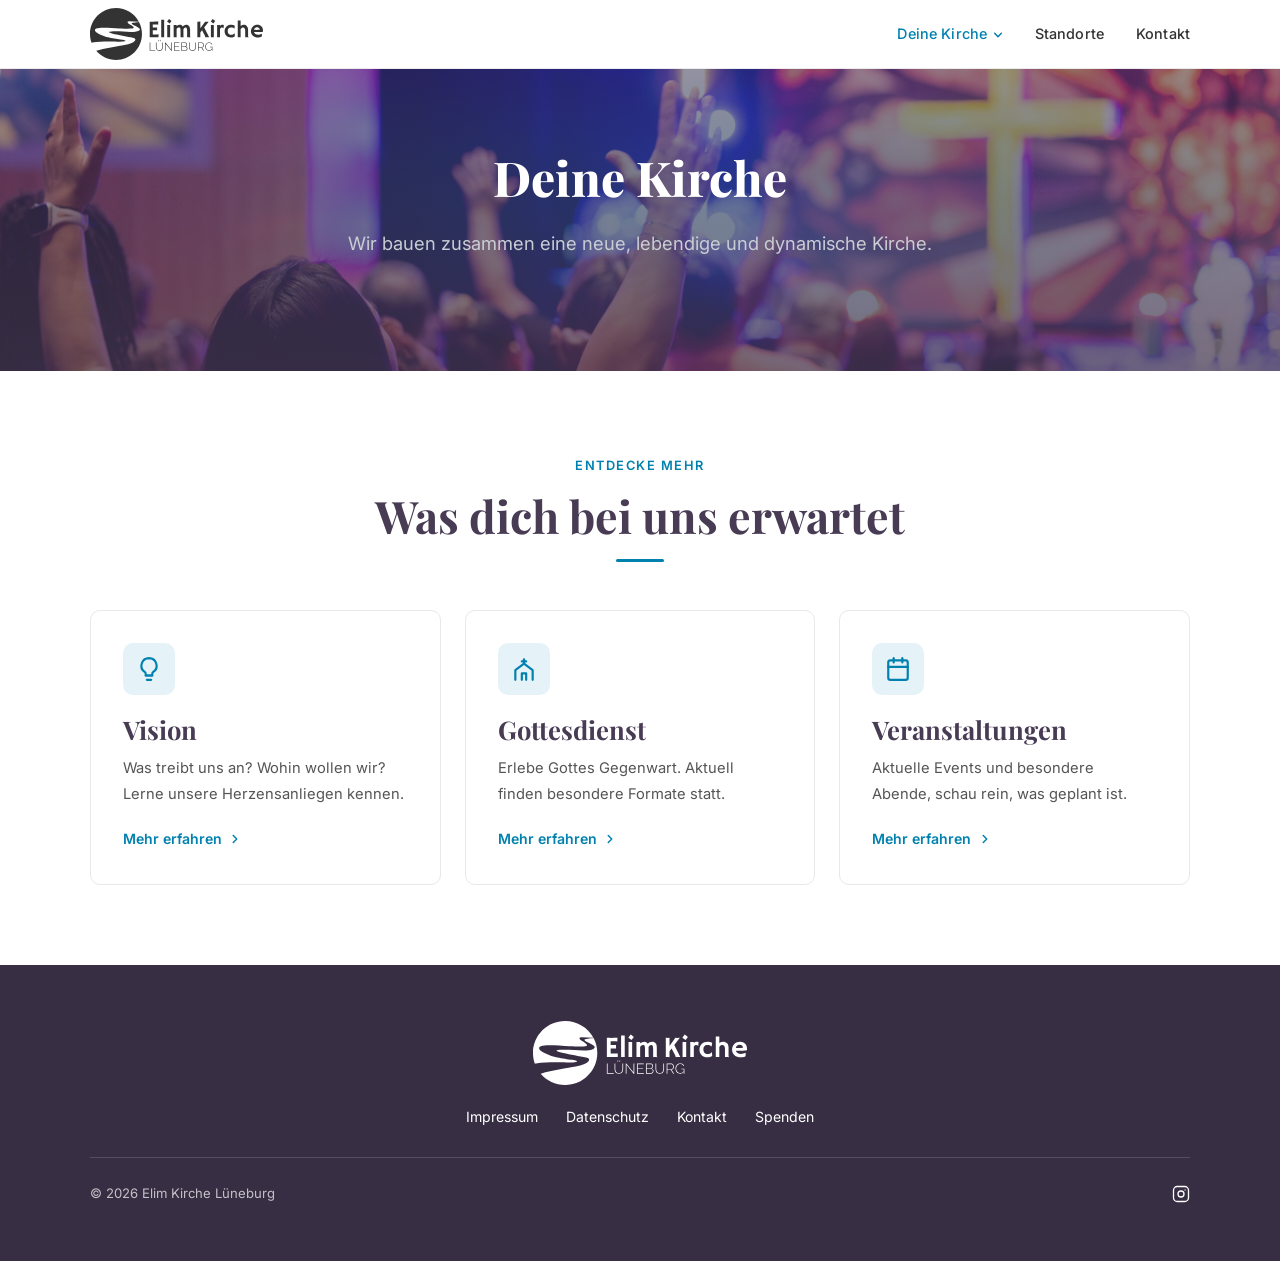
<file: deine-kirche/index.html>
<!DOCTYPE html>
<html lang="de">
<head>
  <meta charset="UTF-8" />
  <meta name="viewport" content="width=device-width, initial-scale=1.0" />
  <title>Deine Kirche - Elim Kirche Lüneburg</title>
  <link rel="preconnect" href="https://fonts.googleapis.com" />
  <link rel="preconnect" href="https://fonts.gstatic.com" crossorigin />
  <link href="https://fonts.googleapis.com/css2?family=Playfair+Display:wght@700;800&family=Inter:wght@400;500;600&display=swap" rel="stylesheet" />
  <link rel="stylesheet" href="../css/style.css" />
</head>
<body>

  <!-- NAVIGATION -->
  <nav class="nav">
    <div class="nav-inner">
      <a href="../index.html" class="nav-logo"><img src="../images/logo.svg" alt="Elim Kirche Lüneburg"></a>
      <button class="nav-toggle" id="navToggle" aria-label="Menü öffnen">
        <span></span><span></span><span></span>
      </button>
      <ul class="nav-links" id="navLinks">
        <li class="nav-dropdown is-current">
          <a class="nav-dropdown-toggle active">
            Deine Kirche
            <svg class="nav-dropdown-caret" viewBox="0 0 12 12" width="10" height="10" aria-hidden="true">
              <path d="M2 4l4 4 4-4" fill="none" stroke="currentColor" stroke-width="1.8" stroke-linecap="round" stroke-linejoin="round"/>
            </svg>
          </a>
          <ul class="nav-dropdown-menu">
            <li><a href="vision.html">Vision</a></li>
            <li><a href="gottesdienst.html">Gottesdienst</a></li>
            <li><a href="veranstaltungen.html">Veranstaltungen</a></li>
          </ul>
        </li>
        <li><a href="../standorte.html">Standorte</a></li>
        <li><a href="../kontakt.html">Kontakt</a></li>
      </ul>
    </div>
  </nav>

  <!-- HERO -->
  <section class="hero hero--page">
    <div class="hero-inner">
      <h1>Deine Kirche</h1>
      <p>Wir bauen zusammen eine neue, lebendige und dynamische Kirche.</p>
    </div>
  </section>

  <!-- SUB-PAGE CARD GRID -->
  <section class="section">
    <div class="section-inner">
      <div class="text-center" style="margin-bottom:3rem;">
        <span class="section-label">Entdecke mehr</span>
        <h2 class="section-title">Was dich bei uns erwartet</h2>
        <div class="divider"></div>
      </div>

      <div class="grid-3">

        <!-- Vision -->
        <a href="vision.html" class="card-link">
          <div class="card">
            <div class="card-icon">
              <svg viewBox="0 0 24 24"><path d="M9 18h6"/><path d="M10 22h4"/><path d="M12 2a7 7 0 0 0-4 12.74c.63.5 1 1.26 1 2.06V18h6v-1.2c0-.8.37-1.56 1-2.06A7 7 0 0 0 12 2z"/></svg>
            </div>
            <h3>Vision</h3>
            <p style="font-size:0.92rem;">Was treibt uns an? Wohin wollen wir? Lerne unsere Herzensanliegen kennen.</p>
            <div class="card-arrow">
              Mehr erfahren
              <svg viewBox="0 0 24 24"><polyline points="9 18 15 12 9 6"/></svg>
            </div>
          </div>
        </a>

        <!-- Gottesdienst -->
        <a href="gottesdienst.html" class="card-link">
          <div class="card">
            <div class="card-icon">
              <svg viewBox="0 0 24 24"><path d="M12 3v4"/><path d="M10 5h4"/><path d="M4 22V13l8-6 8 6v9"/><path d="M10 22v-6h4v6"/></svg>
            </div>
            <h3>Gottesdienst</h3>
            <p style="font-size:0.92rem;">Erlebe Gottes Gegenwart. Aktuell finden besondere Formate statt.</p>
            <div class="card-arrow">
              Mehr erfahren
              <svg viewBox="0 0 24 24"><polyline points="9 18 15 12 9 6"/></svg>
            </div>
          </div>
        </a>

        <!-- Veranstaltungen -->
        <a href="veranstaltungen.html" class="card-link">
          <div class="card">
            <div class="card-icon">
              <svg viewBox="0 0 24 24"><rect x="3" y="4" width="18" height="18" rx="2" ry="2"/><line x1="16" y1="2" x2="16" y2="6"/><line x1="8" y1="2" x2="8" y2="6"/><line x1="3" y1="10" x2="21" y2="10"/></svg>
            </div>
            <h3>Veranstaltungen</h3>
            <p style="font-size:0.92rem;">Aktuelle Events und besondere Abende, schau rein, was geplant ist.</p>
            <div class="card-arrow">
              Mehr erfahren
              <svg viewBox="0 0 24 24"><polyline points="9 18 15 12 9 6"/></svg>
            </div>
          </div>
        </a>

      </div>
    </div>
  </section>

  <!-- FOOTER -->
  <footer class="footer">
    <div class="footer-inner">
      <div class="footer-brand">
        <div class="footer-logo"><img src="../images/logo.svg" alt="Elim Kirche Lüneburg"></div>
      </div>
      <nav class="footer-links">
        <a href="../impressum.html">Impressum</a>
        <a href="../datenschutz.html">Datenschutz</a>
        <a href="../kontakt.html">Kontakt</a>
        <a href="../kontakt.html#spenden">Spenden</a>
      </nav>
      <div class="footer-bottom">
        <p class="footer-copy">&copy; 2026 Elim Kirche Lüneburg</p>
        <div class="footer-social">
          <a href="https://www.instagram.com/elim.lueneburg/" target="_blank" rel="noopener" aria-label="Instagram">
            <svg viewBox="0 0 24 24"><rect x="2" y="2" width="20" height="20" rx="5" ry="5"/><circle cx="12" cy="12" r="4"/><path d="M17.5 6.5h.01"/></svg>
          </a>
        </div>
      </div>
    </div>
  </footer>

  <script>
    const toggle = document.getElementById('navToggle');
    const links  = document.getElementById('navLinks');
    toggle.addEventListener('click', () => links.classList.toggle('is-open'));
  </script>

</body>
</html>
</file>
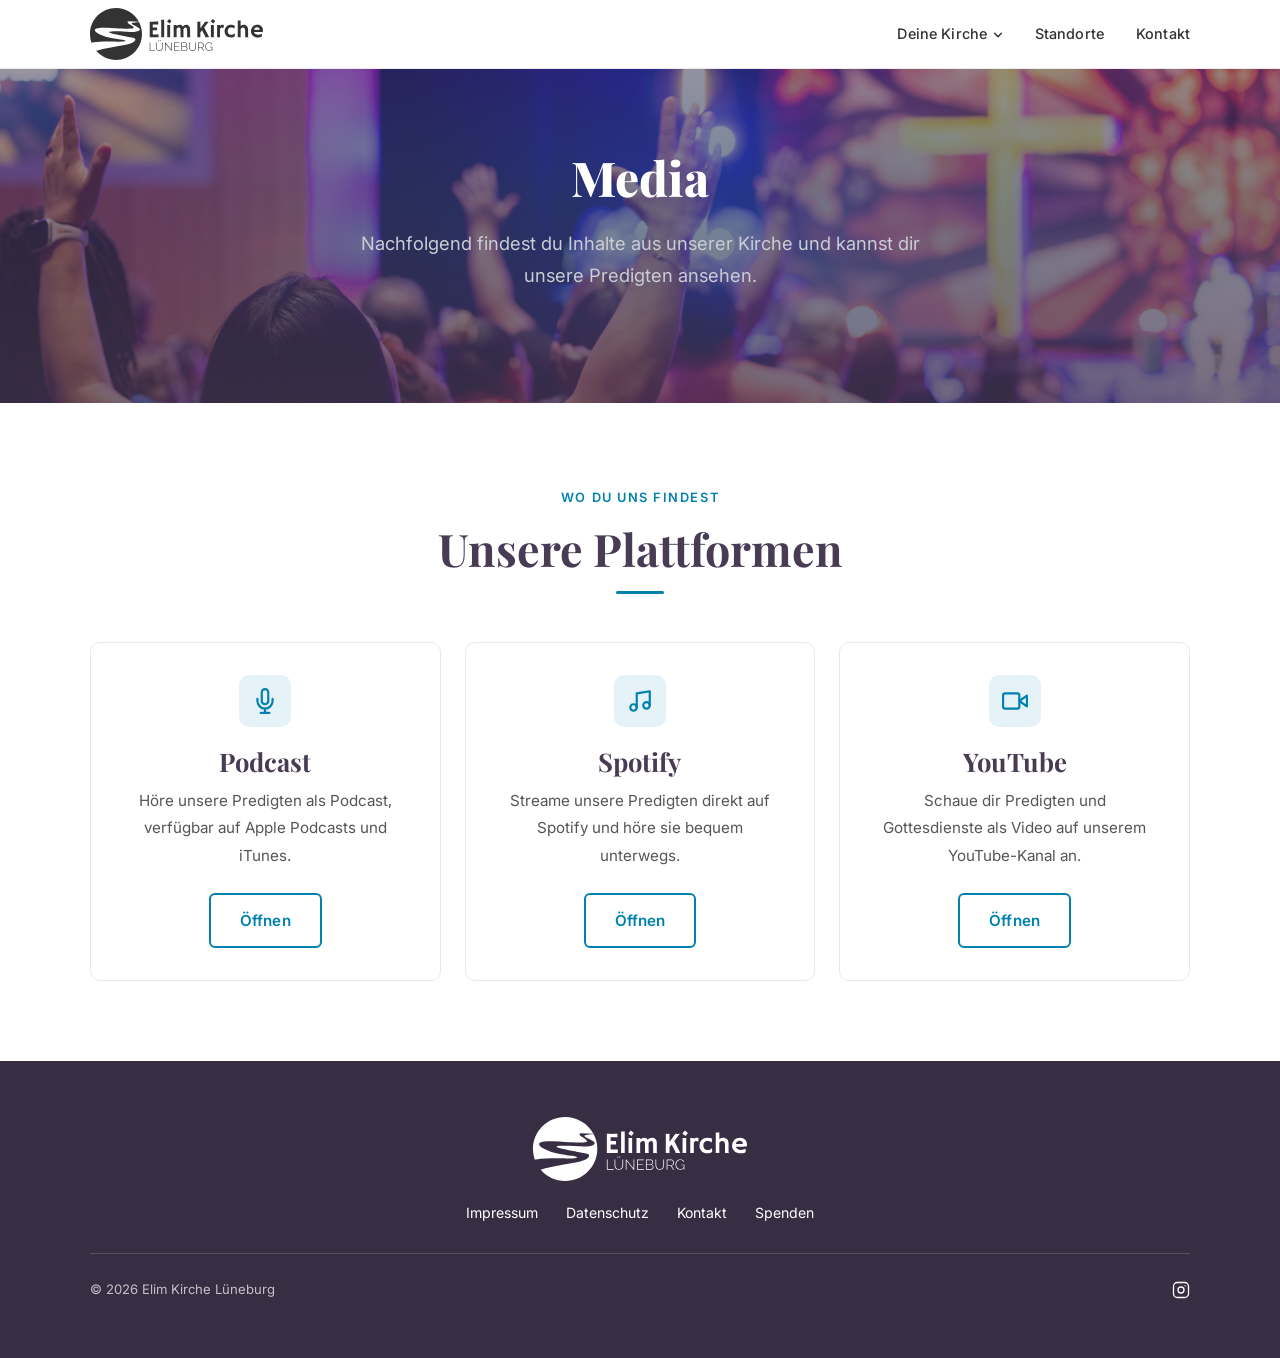
<file: media/index.html>
<!DOCTYPE html>
<html lang="de">
<head>
  <meta charset="UTF-8" />
  <meta name="viewport" content="width=device-width, initial-scale=1.0" />
  <title>Media - Elim Kirche Lüneburg</title>
  <link rel="preconnect" href="https://fonts.googleapis.com" />
  <link rel="preconnect" href="https://fonts.gstatic.com" crossorigin />
  <link href="https://fonts.googleapis.com/css2?family=Playfair+Display:wght@700;800&family=Inter:wght@400;500;600&display=swap" rel="stylesheet" />
  <link rel="stylesheet" href="../css/style.css" />
</head>
<body>

  <!-- NAVIGATION -->
  <nav class="nav">
    <div class="nav-inner">
      <a href="../index.html" class="nav-logo"><img src="../images/logo.svg" alt="Elim Kirche Lüneburg"></a>
      <button class="nav-toggle" id="navToggle" aria-label="Menü öffnen">
        <span></span><span></span><span></span>
      </button>
      <ul class="nav-links" id="navLinks">
        <li class="nav-dropdown">
          <a class="nav-dropdown-toggle">
            Deine Kirche
            <svg class="nav-dropdown-caret" viewBox="0 0 12 12" width="10" height="10" aria-hidden="true">
              <path d="M2 4l4 4 4-4" fill="none" stroke="currentColor" stroke-width="1.8" stroke-linecap="round" stroke-linejoin="round"/>
            </svg>
          </a>
          <ul class="nav-dropdown-menu">
            <li><a href="../deine-kirche/vision.html">Vision</a></li>
            <li><a href="../deine-kirche/gottesdienst.html">Gottesdienst</a></li>
            <li><a href="../deine-kirche/veranstaltungen.html">Veranstaltungen</a></li>
          </ul>
        </li>
        <li><a href="../standorte.html">Standorte</a></li>
        <li><a href="../kontakt.html">Kontakt</a></li>
      </ul>
    </div>
  </nav>

  <!-- HERO -->
  <section class="hero hero--page">
    <div class="hero-inner">
      <h1>Media</h1>
      <p>Nachfolgend findest du Inhalte aus unserer Kirche und kannst dir unsere Predigten ansehen.</p>
    </div>
  </section>

  <!-- PLATFORMS SECTION -->
  <section class="section">
    <div class="section-inner">
      <div class="text-center" style="margin-bottom:3rem;">
        <span class="section-label">Wo du uns findest</span>
        <h2 class="section-title">Unsere Plattformen</h2>
        <div class="divider"></div>
      </div>

      <div class="grid-3">

        <!-- Podcast / Apple -->
        <div class="card text-center">
          <div class="card-icon" style="margin:0 auto 1.2rem;">
            <svg viewBox="0 0 24 24"><path d="M12 1a3 3 0 0 0-3 3v8a3 3 0 0 0 6 0V4a3 3 0 0 0-3-3z"/><path d="M19 10v2a7 7 0 0 1-14 0v-2"/><line x1="12" y1="19" x2="12" y2="23"/><line x1="8" y1="23" x2="16" y2="23"/></svg>
          </div>
          <h3>Podcast</h3>
          <p style="font-size:0.95rem; margin-bottom:1.5rem;">Höre unsere Predigten als Podcast, verfügbar auf Apple Podcasts und iTunes.</p>
          <a href="https://podcasts.apple.com/de/podcast/predigten-der-elim-kirche-geesthacht/id1495055334" class="btn btn-outline" target="_blank" rel="noopener">Öffnen</a>
        </div>

        <!-- Spotify -->
        <div class="card text-center">
          <div class="card-icon" style="margin:0 auto 1.2rem;">
            <svg viewBox="0 0 24 24"><path d="M9 18V5l12-2v13"/><circle cx="6" cy="18" r="3"/><circle cx="18" cy="16" r="3"/></svg>
          </div>
          <h3>Spotify</h3>
          <p style="font-size:0.95rem; margin-bottom:1.5rem;">Streame unsere Predigten direkt auf Spotify und höre sie bequem unterwegs.</p>
          <a href="https://open.spotify.com/show/0l14gmauoX2kIYFUsHarNG" class="btn btn-outline" target="_blank" rel="noopener">Öffnen</a>
        </div>

        <!-- YouTube -->
        <div class="card text-center">
          <div class="card-icon" style="margin:0 auto 1.2rem;">
            <svg viewBox="0 0 24 24"><polygon points="23 7 16 12 23 17 23 7"/><rect x="1" y="5" width="15" height="14" rx="2" ry="2"/></svg>
          </div>
          <h3>YouTube</h3>
          <p style="font-size:0.95rem; margin-bottom:1.5rem;">Schaue dir Predigten und Gottesdienste als Video auf unserem YouTube-Kanal an.</p>
          <a href="https://www.youtube.com/channel/UCakyjceUjH3gi5TJYG9U4og" class="btn btn-outline" target="_blank" rel="noopener">Öffnen</a>
        </div>

      </div>
    </div>
  </section>


  <!-- FOOTER -->
  <footer class="footer">
    <div class="footer-inner">
      <div class="footer-brand">
        <div class="footer-logo"><img src="../images/logo.svg" alt="Elim Kirche Lüneburg"></div>
      </div>
      <nav class="footer-links">
        <a href="../impressum.html">Impressum</a>
        <a href="../datenschutz.html">Datenschutz</a>
        <a href="../kontakt.html">Kontakt</a>
        <a href="../kontakt.html#spenden">Spenden</a>
      </nav>
      <div class="footer-bottom">
        <p class="footer-copy">&copy; 2026 Elim Kirche Lüneburg</p>
        <div class="footer-social">
          <a href="https://www.instagram.com/elim.lueneburg/" target="_blank" rel="noopener" aria-label="Instagram">
            <svg viewBox="0 0 24 24"><rect x="2" y="2" width="20" height="20" rx="5" ry="5"/><circle cx="12" cy="12" r="4"/><path d="M17.5 6.5h.01"/></svg>
          </a>
        </div>
      </div>
    </div>
  </footer>

  <script>
    const toggle = document.getElementById('navToggle');
    const links  = document.getElementById('navLinks');
    toggle.addEventListener('click', () => links.classList.toggle('is-open'));
  </script>

</body>
</html>
</file>
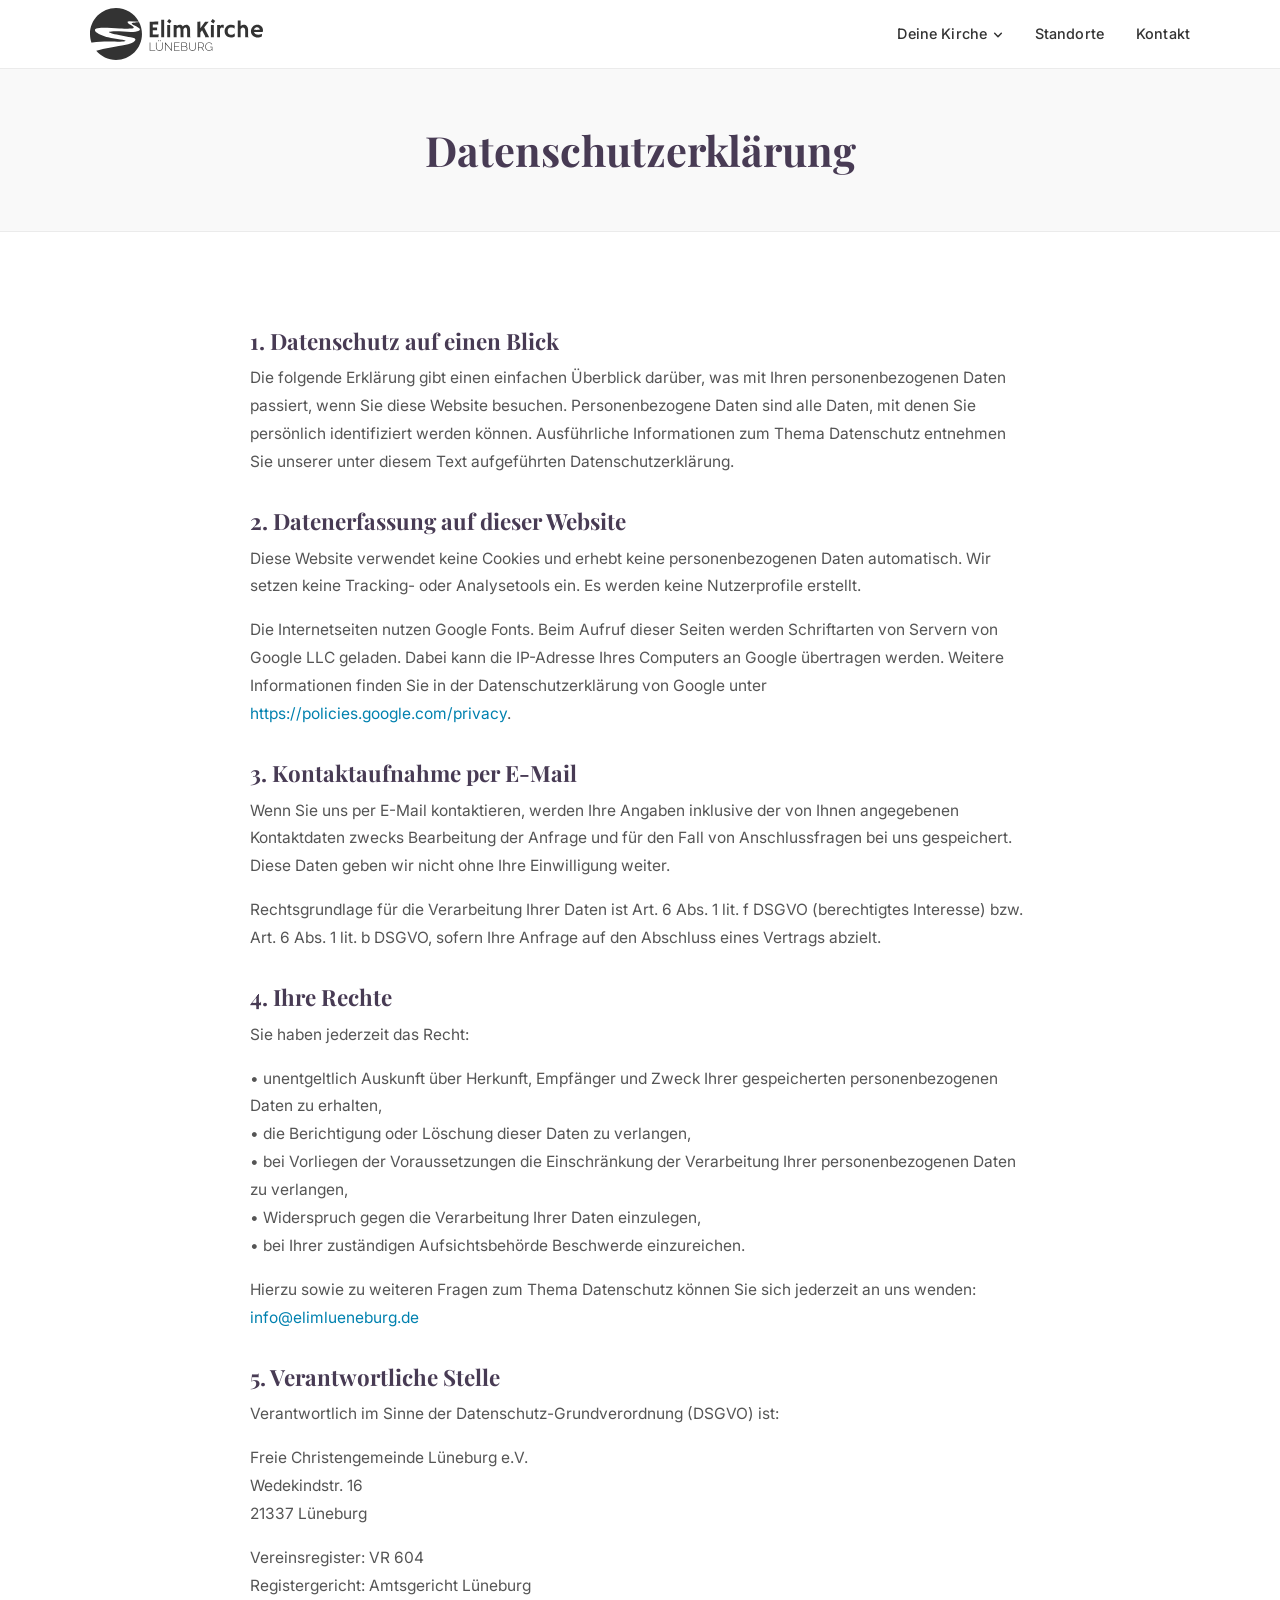
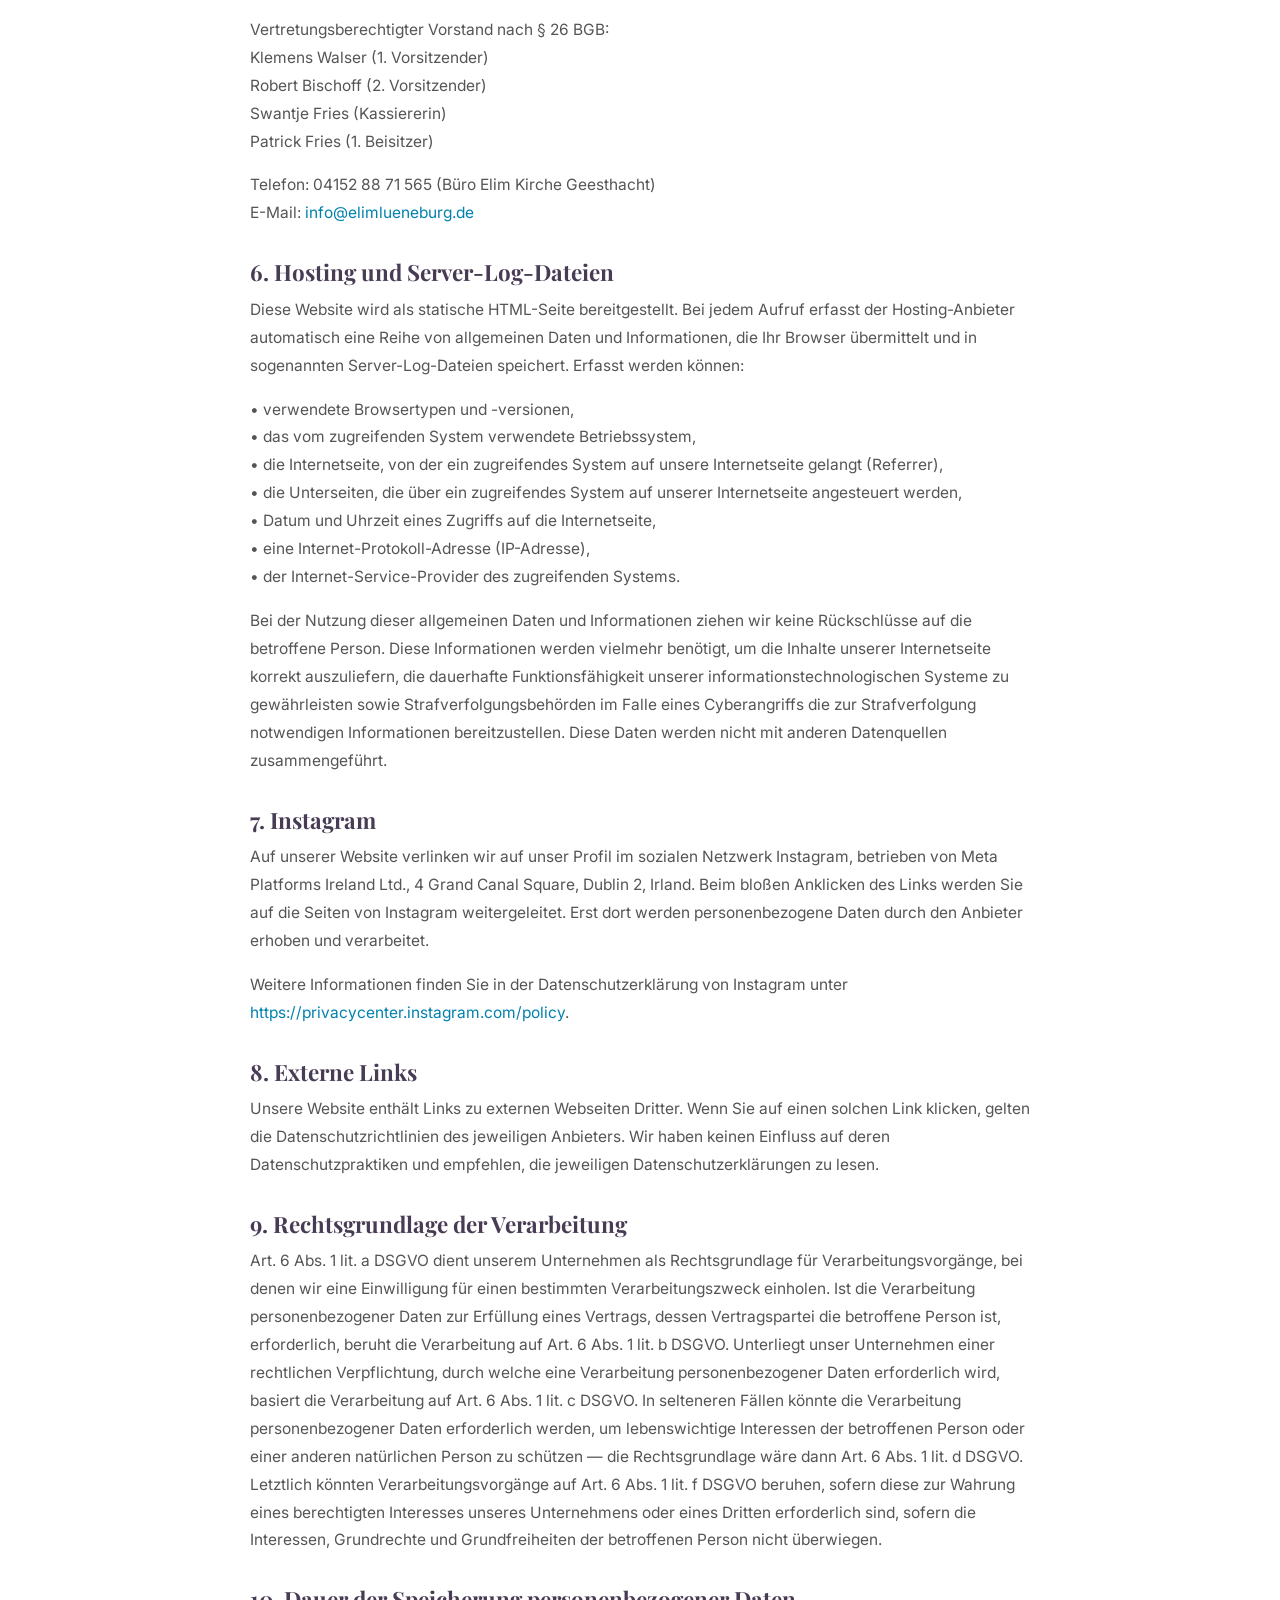
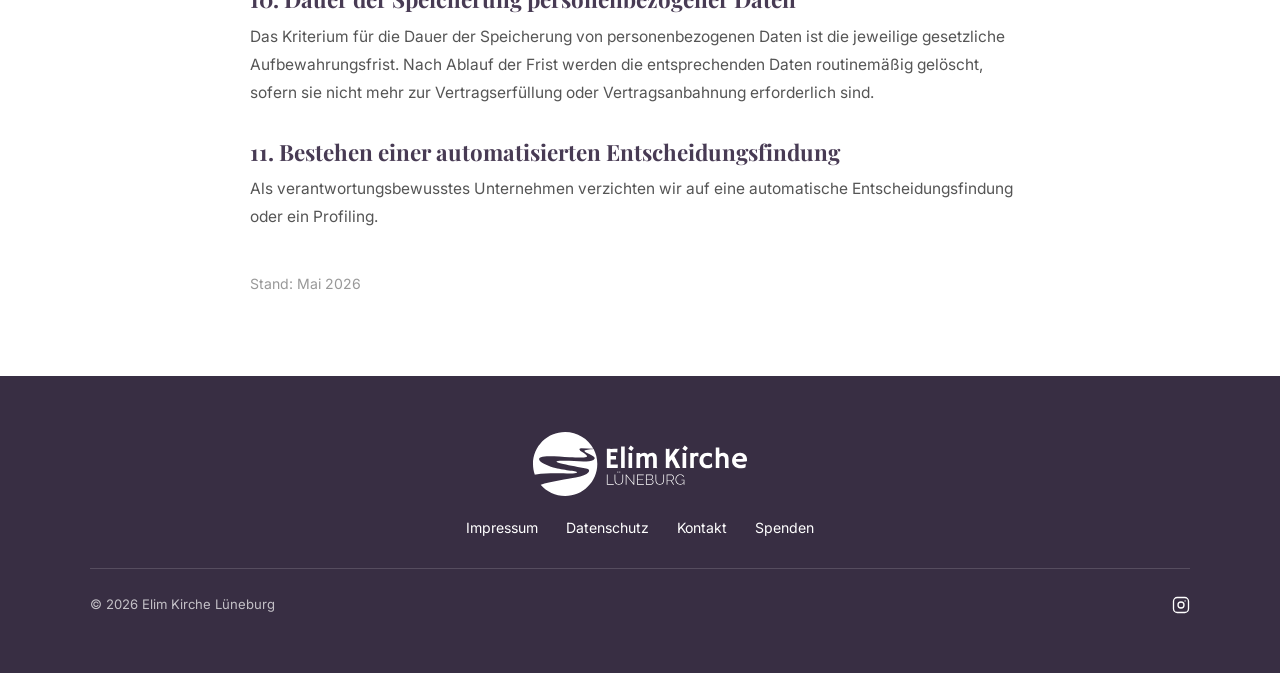
<file: datenschutz.html>
<!DOCTYPE html>
<html lang="de">
<head>
  <meta charset="UTF-8" />
  <meta name="viewport" content="width=device-width, initial-scale=1.0" />
  <title>Datenschutz - Elim Kirche Lüneburg</title>
  <link rel="preconnect" href="https://fonts.googleapis.com" />
  <link rel="preconnect" href="https://fonts.gstatic.com" crossorigin />
  <link href="https://fonts.googleapis.com/css2?family=Playfair+Display:wght@700;800&family=Inter:wght@400;500;600&display=swap" rel="stylesheet" />
  <link rel="stylesheet" href="css/style.css" />
</head>
<body>

  <!-- NAVIGATION -->
  <nav class="nav">
    <div class="nav-inner">
      <a href="index.html" class="nav-logo"><img src="images/logo.svg" alt="Elim Kirche Lüneburg"></a>
      <button class="nav-toggle" id="navToggle" aria-label="Menü öffnen">
        <span></span><span></span><span></span>
      </button>
      <ul class="nav-links" id="navLinks">
        <li class="nav-dropdown">
          <a class="nav-dropdown-toggle">
            Deine Kirche
            <svg class="nav-dropdown-caret" viewBox="0 0 12 12" width="10" height="10" aria-hidden="true">
              <path d="M2 4l4 4 4-4" fill="none" stroke="currentColor" stroke-width="1.8" stroke-linecap="round" stroke-linejoin="round"/>
            </svg>
          </a>
          <ul class="nav-dropdown-menu">
            <li><a href="deine-kirche/vision.html">Vision</a></li>
            <li><a href="deine-kirche/gottesdienst.html">Gottesdienst</a></li>
            <li><a href="deine-kirche/veranstaltungen.html">Veranstaltungen</a></li>
          </ul>
        </li>
        <li><a href="standorte.html">Standorte</a></li>
        <li><a href="kontakt.html">Kontakt</a></li>
      </ul>
    </div>
  </nav>

  <!-- PAGE HEADER -->
  <div class="page-header">
    <div class="container">
      <h1>Datenschutzerklärung</h1>
    </div>
  </div>

  <!-- CONTENT -->
  <div class="page-content">
    <div class="page-content-inner">

      <h2>1. Datenschutz auf einen Blick</h2>
      <p>
        Die folgende Erklärung gibt einen einfachen Überblick darüber, was mit Ihren personenbezogenen Daten passiert, wenn Sie diese Website besuchen. Personenbezogene Daten sind alle Daten, mit denen Sie persönlich identifiziert werden können. Ausführliche Informationen zum Thema Datenschutz entnehmen Sie unserer unter diesem Text aufgeführten Datenschutzerklärung.
      </p>

      <h2>2. Datenerfassung auf dieser Website</h2>
      <p>
        Diese Website verwendet keine Cookies und erhebt keine personenbezogenen Daten automatisch. Wir setzen keine Tracking- oder Analysetools ein. Es werden keine Nutzerprofile erstellt.
      </p>
      <p>
        Die Internetseiten nutzen Google Fonts. Beim Aufruf dieser Seiten werden Schriftarten von Servern von Google LLC geladen. Dabei kann die IP-Adresse Ihres Computers an Google übertragen werden. Weitere Informationen finden Sie in der Datenschutzerklärung von Google unter <a href="https://policies.google.com/privacy" target="_blank" rel="noopener">https://policies.google.com/privacy</a>.
      </p>

      <h2>3. Kontaktaufnahme per E-Mail</h2>
      <p>
        Wenn Sie uns per E-Mail kontaktieren, werden Ihre Angaben inklusive der von Ihnen angegebenen Kontaktdaten zwecks Bearbeitung der Anfrage und für den Fall von Anschlussfragen bei uns gespeichert. Diese Daten geben wir nicht ohne Ihre Einwilligung weiter.
      </p>
      <p>
        Rechtsgrundlage für die Verarbeitung Ihrer Daten ist Art. 6 Abs. 1 lit. f DSGVO (berechtigtes Interesse) bzw. Art. 6 Abs. 1 lit. b DSGVO, sofern Ihre Anfrage auf den Abschluss eines Vertrags abzielt.
      </p>

      <h2>4. Ihre Rechte</h2>
      <p>Sie haben jederzeit das Recht:</p>
      <p>
        &bull; unentgeltlich Auskunft über Herkunft, Empfänger und Zweck Ihrer gespeicherten personenbezogenen Daten zu erhalten,<br>
        &bull; die Berichtigung oder Löschung dieser Daten zu verlangen,<br>
        &bull; bei Vorliegen der Voraussetzungen die Einschränkung der Verarbeitung Ihrer personenbezogenen Daten zu verlangen,<br>
        &bull; Widerspruch gegen die Verarbeitung Ihrer Daten einzulegen,<br>
        &bull; bei Ihrer zuständigen Aufsichtsbehörde Beschwerde einzureichen.
      </p>
      <p>
        Hierzu sowie zu weiteren Fragen zum Thema Datenschutz können Sie sich jederzeit an uns wenden: <a href="mailto:info@elimlueneburg.de">info@elimlueneburg.de</a>
      </p>

      <h2>5. Verantwortliche Stelle</h2>
      <p>
        Verantwortlich im Sinne der Datenschutz-Grundverordnung (DSGVO) ist:
      </p>
      <p>
        Freie Christengemeinde Lüneburg e.V.<br>
        Wedekindstr. 16<br>
        21337 Lüneburg
      </p>
      <p>
        Vereinsregister: VR 604<br>
        Registergericht: Amtsgericht Lüneburg
      </p>
      <p>
        Vertretungsberechtigter Vorstand nach § 26 BGB:<br>
        Klemens Walser (1. Vorsitzender)<br>
        Robert Bischoff (2. Vorsitzender)<br>
        Swantje Fries (Kassiererin)<br>
        Patrick Fries (1. Beisitzer)
      </p>
      <p>
        Telefon: 04152 88 71 565 (Büro Elim Kirche Geesthacht)<br>
        E-Mail: <a href="mailto:info@elimlueneburg.de">info@elimlueneburg.de</a>
      </p>

      <h2>6. Hosting und Server-Log-Dateien</h2>
      <p>
        Diese Website wird als statische HTML-Seite bereitgestellt. Bei jedem Aufruf erfasst der Hosting-Anbieter automatisch eine Reihe von allgemeinen Daten und Informationen, die Ihr Browser übermittelt und in sogenannten Server-Log-Dateien speichert. Erfasst werden können:
      </p>
      <p>
        &bull; verwendete Browsertypen und -versionen,<br>
        &bull; das vom zugreifenden System verwendete Betriebssystem,<br>
        &bull; die Internetseite, von der ein zugreifendes System auf unsere Internetseite gelangt (Referrer),<br>
        &bull; die Unterseiten, die über ein zugreifendes System auf unserer Internetseite angesteuert werden,<br>
        &bull; Datum und Uhrzeit eines Zugriffs auf die Internetseite,<br>
        &bull; eine Internet-Protokoll-Adresse (IP-Adresse),<br>
        &bull; der Internet-Service-Provider des zugreifenden Systems.
      </p>
      <p>
        Bei der Nutzung dieser allgemeinen Daten und Informationen ziehen wir keine Rückschlüsse auf die betroffene Person. Diese Informationen werden vielmehr benötigt, um die Inhalte unserer Internetseite korrekt auszuliefern, die dauerhafte Funktionsfähigkeit unserer informationstechnologischen Systeme zu gewährleisten sowie Strafverfolgungsbehörden im Falle eines Cyberangriffs die zur Strafverfolgung notwendigen Informationen bereitzustellen. Diese Daten werden nicht mit anderen Datenquellen zusammengeführt.
      </p>

      <h2>7. Instagram</h2>
      <p>
        Auf unserer Website verlinken wir auf unser Profil im sozialen Netzwerk Instagram, betrieben von Meta Platforms Ireland Ltd., 4 Grand Canal Square, Dublin 2, Irland. Beim bloßen Anklicken des Links werden Sie auf die Seiten von Instagram weitergeleitet. Erst dort werden personenbezogene Daten durch den Anbieter erhoben und verarbeitet.
      </p>
      <p>
        Weitere Informationen finden Sie in der Datenschutzerklärung von Instagram unter <a href="https://privacycenter.instagram.com/policy" target="_blank" rel="noopener">https://privacycenter.instagram.com/policy</a>.
      </p>

      <h2>8. Externe Links</h2>
      <p>
        Unsere Website enthält Links zu externen Webseiten Dritter. Wenn Sie auf einen solchen Link klicken, gelten die Datenschutzrichtlinien des jeweiligen Anbieters. Wir haben keinen Einfluss auf deren Datenschutzpraktiken und empfehlen, die jeweiligen Datenschutzerklärungen zu lesen.
      </p>

      <h2>9. Rechtsgrundlage der Verarbeitung</h2>
      <p>
        Art. 6 Abs. 1 lit. a DSGVO dient unserem Unternehmen als Rechtsgrundlage für Verarbeitungsvorgänge, bei denen wir eine Einwilligung für einen bestimmten Verarbeitungszweck einholen. Ist die Verarbeitung personenbezogener Daten zur Erfüllung eines Vertrags, dessen Vertragspartei die betroffene Person ist, erforderlich, beruht die Verarbeitung auf Art. 6 Abs. 1 lit. b DSGVO. Unterliegt unser Unternehmen einer rechtlichen Verpflichtung, durch welche eine Verarbeitung personenbezogener Daten erforderlich wird, basiert die Verarbeitung auf Art. 6 Abs. 1 lit. c DSGVO. In selteneren Fällen könnte die Verarbeitung personenbezogener Daten erforderlich werden, um lebenswichtige Interessen der betroffenen Person oder einer anderen natürlichen Person zu schützen — die Rechtsgrundlage wäre dann Art. 6 Abs. 1 lit. d DSGVO. Letztlich könnten Verarbeitungsvorgänge auf Art. 6 Abs. 1 lit. f DSGVO beruhen, sofern diese zur Wahrung eines berechtigten Interesses unseres Unternehmens oder eines Dritten erforderlich sind, sofern die Interessen, Grundrechte und Grundfreiheiten der betroffenen Person nicht überwiegen.
      </p>

      <h2>10. Dauer der Speicherung personenbezogener Daten</h2>
      <p>
        Das Kriterium für die Dauer der Speicherung von personenbezogenen Daten ist die jeweilige gesetzliche Aufbewahrungsfrist. Nach Ablauf der Frist werden die entsprechenden Daten routinemäßig gelöscht, sofern sie nicht mehr zur Vertragserfüllung oder Vertragsanbahnung erforderlich sind.
      </p>

      <h2>11. Bestehen einer automatisierten Entscheidungsfindung</h2>
      <p>
        Als verantwortungsbewusstes Unternehmen verzichten wir auf eine automatische Entscheidungsfindung oder ein Profiling.
      </p>

      <p style="margin-top:2.5rem; font-size:0.88rem; color:#999;">
        Stand: Mai 2026
      </p>

    </div>
  </div>

  <!-- FOOTER -->
  <footer class="footer">
    <div class="footer-inner">
      <div class="footer-brand">
        <div class="footer-logo"><img src="images/logo.svg" alt="Elim Kirche Lüneburg"></div>
      </div>
      <nav class="footer-links">
        <a href="impressum.html">Impressum</a>
        <a href="datenschutz.html">Datenschutz</a>
        <a href="kontakt.html">Kontakt</a>
        <a href="kontakt.html#spenden">Spenden</a>
      </nav>
      <div class="footer-bottom">
        <p class="footer-copy">&copy; 2026 Elim Kirche Lüneburg</p>
        <div class="footer-social">
          <a href="https://www.instagram.com/elim.lueneburg/" target="_blank" rel="noopener" aria-label="Instagram">
            <svg viewBox="0 0 24 24"><rect x="2" y="2" width="20" height="20" rx="5" ry="5"/><circle cx="12" cy="12" r="4"/><path d="M17.5 6.5h.01"/></svg>
          </a>
        </div>
      </div>
    </div>
  </footer>

  <script>
    const toggle = document.getElementById('navToggle');
    const links  = document.getElementById('navLinks');
    toggle.addEventListener('click', () => links.classList.toggle('is-open'));
  </script>

</body>
</html>
</file>
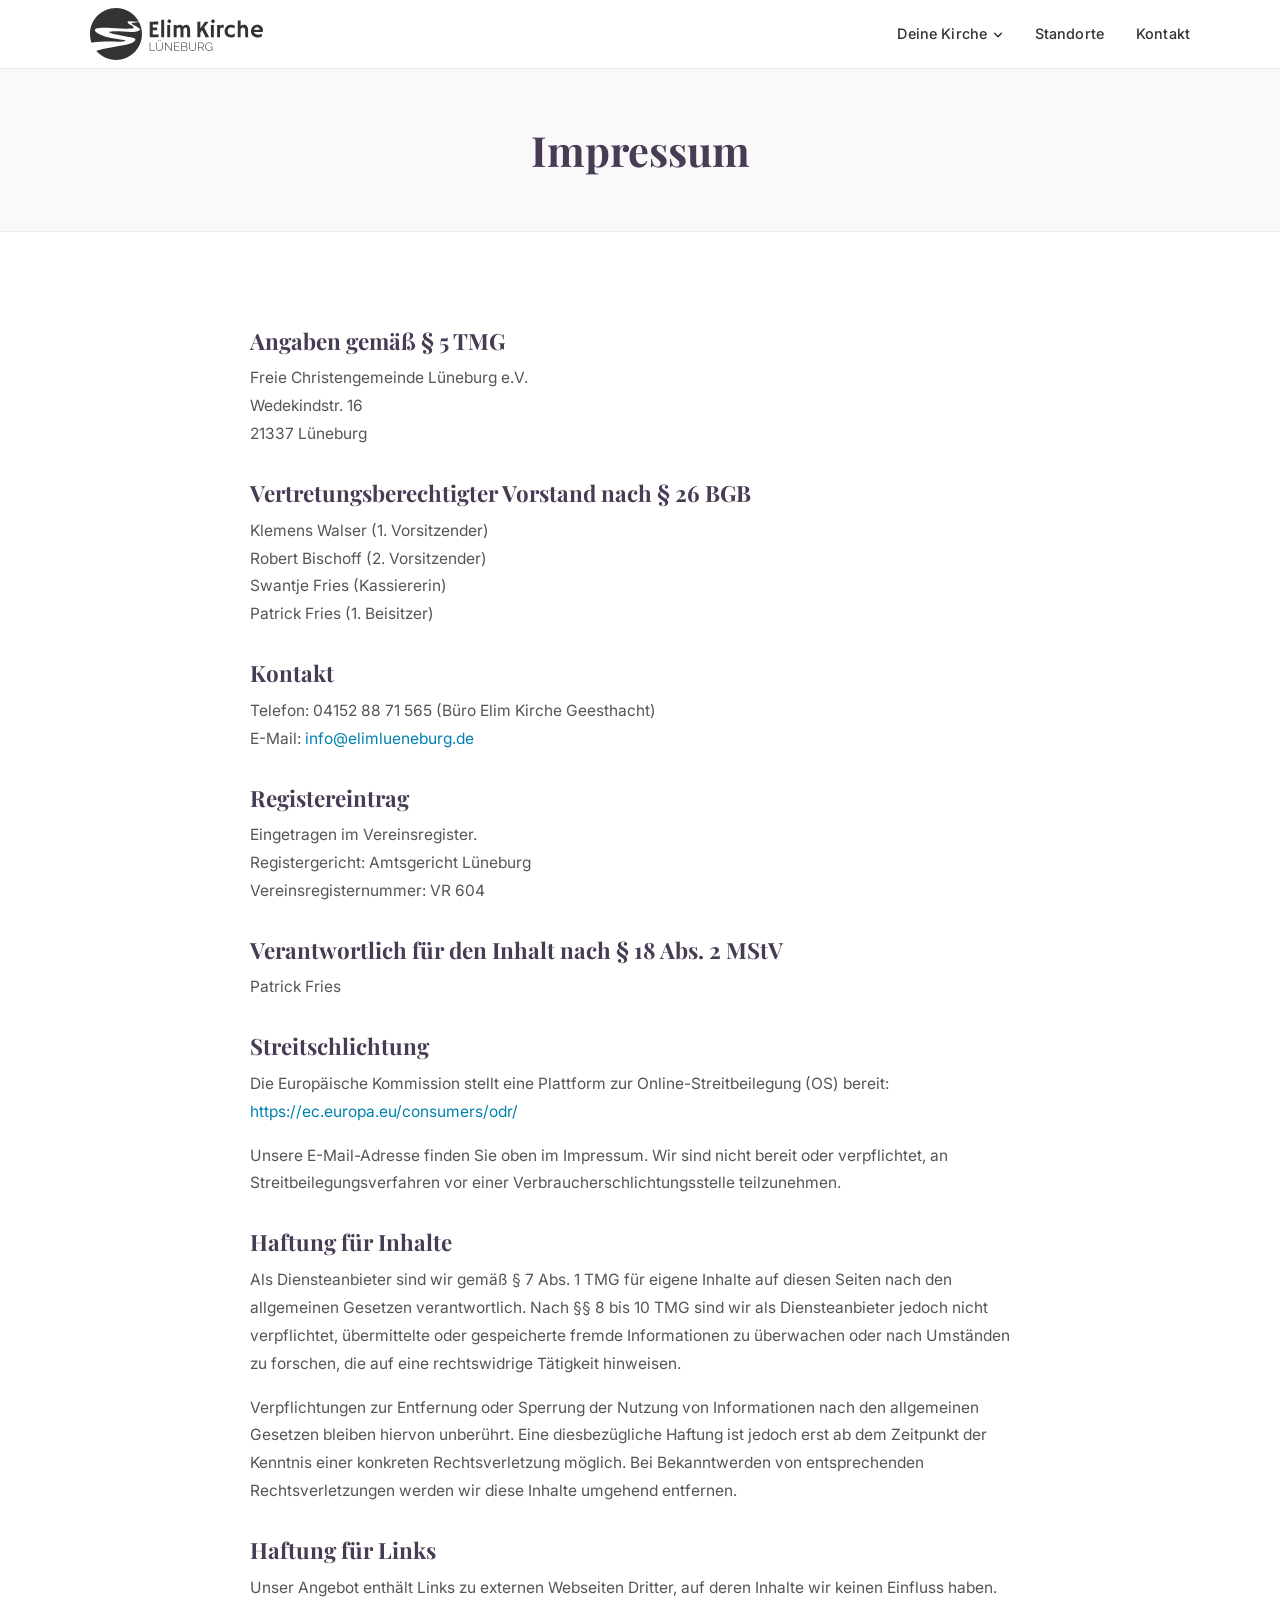
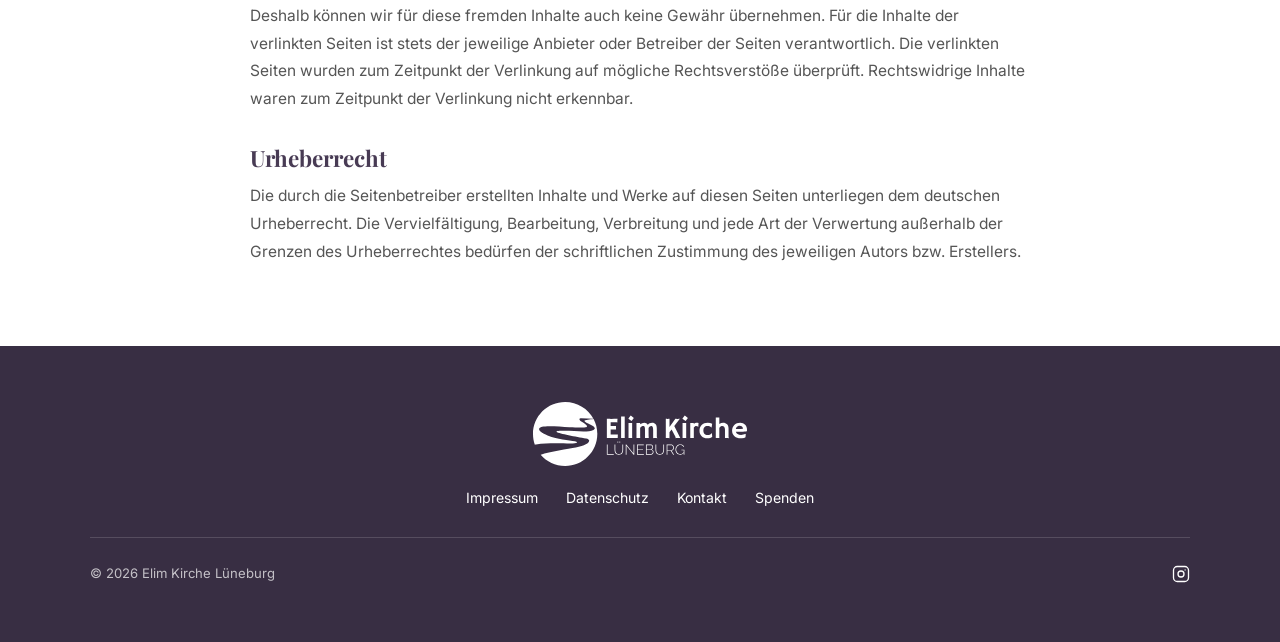
<file: impressum.html>
<!DOCTYPE html>
<html lang="de">
<head>
  <meta charset="UTF-8" />
  <meta name="viewport" content="width=device-width, initial-scale=1.0" />
  <title>Impressum - Elim Kirche Lüneburg</title>
  <link rel="preconnect" href="https://fonts.googleapis.com" />
  <link rel="preconnect" href="https://fonts.gstatic.com" crossorigin />
  <link href="https://fonts.googleapis.com/css2?family=Playfair+Display:wght@700;800&family=Inter:wght@400;500;600&display=swap" rel="stylesheet" />
  <link rel="stylesheet" href="css/style.css" />
</head>
<body>

  <!-- NAVIGATION -->
  <nav class="nav">
    <div class="nav-inner">
      <a href="index.html" class="nav-logo"><img src="images/logo.svg" alt="Elim Kirche Lüneburg"></a>
      <button class="nav-toggle" id="navToggle" aria-label="Menü öffnen">
        <span></span><span></span><span></span>
      </button>
      <ul class="nav-links" id="navLinks">
        <li class="nav-dropdown">
          <a class="nav-dropdown-toggle">
            Deine Kirche
            <svg class="nav-dropdown-caret" viewBox="0 0 12 12" width="10" height="10" aria-hidden="true">
              <path d="M2 4l4 4 4-4" fill="none" stroke="currentColor" stroke-width="1.8" stroke-linecap="round" stroke-linejoin="round"/>
            </svg>
          </a>
          <ul class="nav-dropdown-menu">
            <li><a href="deine-kirche/vision.html">Vision</a></li>
            <li><a href="deine-kirche/gottesdienst.html">Gottesdienst</a></li>
            <li><a href="deine-kirche/veranstaltungen.html">Veranstaltungen</a></li>
          </ul>
        </li>
        <li><a href="standorte.html">Standorte</a></li>
        <li><a href="kontakt.html">Kontakt</a></li>
      </ul>
    </div>
  </nav>

  <!-- PAGE HEADER -->
  <div class="page-header">
    <div class="container">
      <h1>Impressum</h1>
    </div>
  </div>

  <!-- CONTENT -->
  <div class="page-content">
    <div class="page-content-inner">

      <h2>Angaben gemäß § 5 TMG</h2>
      <p>
        Freie Christengemeinde Lüneburg e.V.<br>
        Wedekindstr. 16<br>
        21337 Lüneburg
      </p>

      <h2>Vertretungsberechtigter Vorstand nach § 26 BGB</h2>
      <p>
        Klemens Walser (1. Vorsitzender)<br>
        Robert Bischoff (2. Vorsitzender)<br>
        Swantje Fries (Kassiererin)<br>
        Patrick Fries (1. Beisitzer)
      </p>

      <h2>Kontakt</h2>
      <p>
        Telefon: 04152 88 71 565 (Büro Elim Kirche Geesthacht)<br>
        E-Mail: <a href="mailto:info@elimlueneburg.de">info@elimlueneburg.de</a>
      </p>

      <h2>Registereintrag</h2>
      <p>
        Eingetragen im Vereinsregister.<br>
        Registergericht: Amtsgericht Lüneburg<br>
        Vereinsregisternummer: VR 604
      </p>

      <h2>Verantwortlich für den Inhalt nach § 18 Abs. 2 MStV</h2>
      <p>
        Patrick Fries
      </p>

      <h2>Streitschlichtung</h2>
      <p>
        Die Europäische Kommission stellt eine Plattform zur Online-Streitbeilegung (OS) bereit:
        <a href="https://ec.europa.eu/consumers/odr/" target="_blank" rel="noopener">https://ec.europa.eu/consumers/odr/</a>
      </p>
      <p>
        Unsere E-Mail-Adresse finden Sie oben im Impressum.
        Wir sind nicht bereit oder verpflichtet, an Streitbeilegungsverfahren vor einer Verbraucherschlichtungsstelle teilzunehmen.
      </p>

      <h2>Haftung für Inhalte</h2>
      <p>
        Als Diensteanbieter sind wir gemäß § 7 Abs. 1 TMG für eigene Inhalte auf diesen Seiten nach den allgemeinen Gesetzen verantwortlich. Nach §§ 8 bis 10 TMG sind wir als Diensteanbieter jedoch nicht verpflichtet, übermittelte oder gespeicherte fremde Informationen zu überwachen oder nach Umständen zu forschen, die auf eine rechtswidrige Tätigkeit hinweisen.
      </p>
      <p>
        Verpflichtungen zur Entfernung oder Sperrung der Nutzung von Informationen nach den allgemeinen Gesetzen bleiben hiervon unberührt. Eine diesbezügliche Haftung ist jedoch erst ab dem Zeitpunkt der Kenntnis einer konkreten Rechtsverletzung möglich. Bei Bekanntwerden von entsprechenden Rechtsverletzungen werden wir diese Inhalte umgehend entfernen.
      </p>

      <h2>Haftung für Links</h2>
      <p>
        Unser Angebot enthält Links zu externen Webseiten Dritter, auf deren Inhalte wir keinen Einfluss haben. Deshalb können wir für diese fremden Inhalte auch keine Gewähr übernehmen. Für die Inhalte der verlinkten Seiten ist stets der jeweilige Anbieter oder Betreiber der Seiten verantwortlich. Die verlinkten Seiten wurden zum Zeitpunkt der Verlinkung auf mögliche Rechtsverstöße überprüft. Rechtswidrige Inhalte waren zum Zeitpunkt der Verlinkung nicht erkennbar.
      </p>

      <h2>Urheberrecht</h2>
      <p>
        Die durch die Seitenbetreiber erstellten Inhalte und Werke auf diesen Seiten unterliegen dem deutschen Urheberrecht. Die Vervielfältigung, Bearbeitung, Verbreitung und jede Art der Verwertung außerhalb der Grenzen des Urheberrechtes bedürfen der schriftlichen Zustimmung des jeweiligen Autors bzw. Erstellers.
      </p>

    </div>
  </div>

  <!-- FOOTER -->
  <footer class="footer">
    <div class="footer-inner">
      <div class="footer-brand">
        <div class="footer-logo"><img src="images/logo.svg" alt="Elim Kirche Lüneburg"></div>
      </div>
      <nav class="footer-links">
        <a href="impressum.html">Impressum</a>
        <a href="datenschutz.html">Datenschutz</a>
        <a href="kontakt.html">Kontakt</a>
        <a href="kontakt.html#spenden">Spenden</a>
      </nav>
      <div class="footer-bottom">
        <p class="footer-copy">&copy; 2026 Elim Kirche Lüneburg</p>
        <div class="footer-social">
          <a href="https://www.instagram.com/elim.lueneburg/" target="_blank" rel="noopener" aria-label="Instagram">
            <svg viewBox="0 0 24 24"><rect x="2" y="2" width="20" height="20" rx="5" ry="5"/><circle cx="12" cy="12" r="4"/><path d="M17.5 6.5h.01"/></svg>
          </a>
        </div>
      </div>
    </div>
  </footer>

  <script>
    const toggle = document.getElementById('navToggle');
    const links  = document.getElementById('navLinks');
    toggle.addEventListener('click', () => links.classList.toggle('is-open'));
  </script>

</body>
</html>
</file>
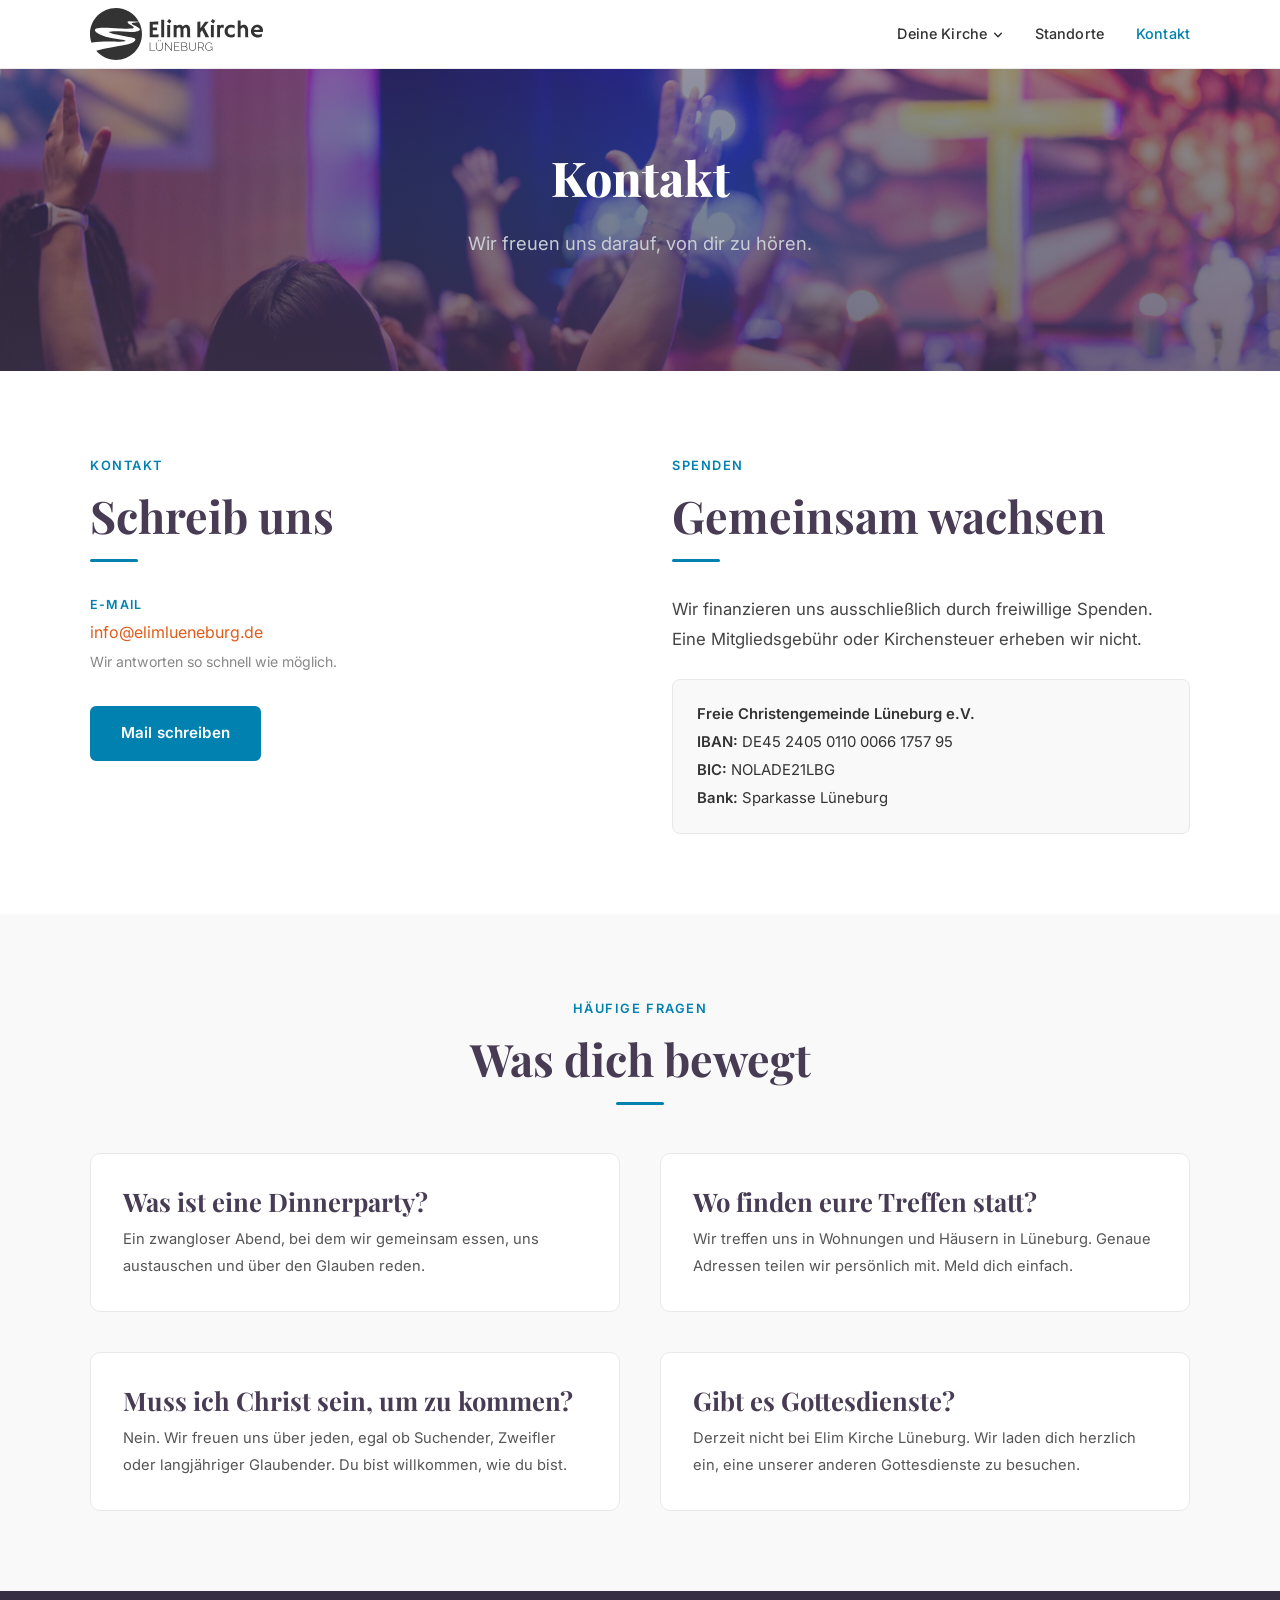
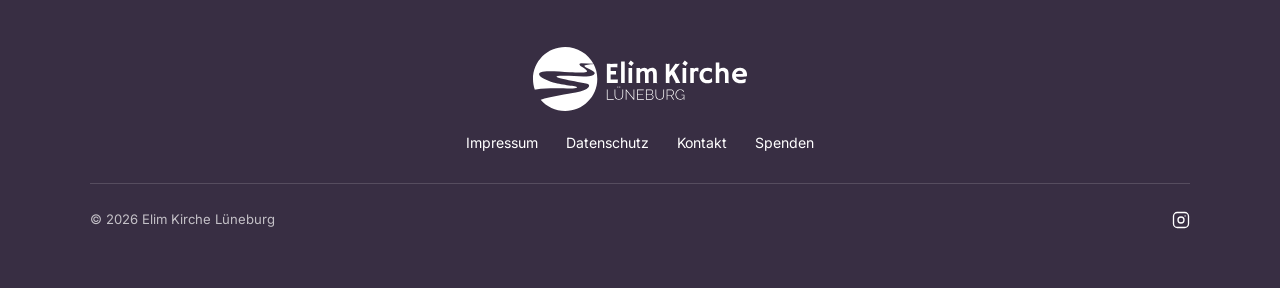
<file: kontakt.html>
<!DOCTYPE html>
<html lang="de">
<head>
  <meta charset="UTF-8" />
  <meta name="viewport" content="width=device-width, initial-scale=1.0" />
  <title>Kontakt - Elim Kirche Lüneburg</title>
  <link rel="preconnect" href="https://fonts.googleapis.com" />
  <link rel="preconnect" href="https://fonts.gstatic.com" crossorigin />
  <link href="https://fonts.googleapis.com/css2?family=Playfair+Display:wght@700;800&family=Inter:wght@400;500;600&display=swap" rel="stylesheet" />
  <link rel="stylesheet" href="css/style.css" />
</head>
<body>

  <!-- NAVIGATION -->
  <nav class="nav">
    <div class="nav-inner">
      <a href="index.html" class="nav-logo"><img src="images/logo.svg" alt="Elim Kirche Lüneburg"></a>
      <button class="nav-toggle" id="navToggle" aria-label="Menü öffnen">
        <span></span><span></span><span></span>
      </button>
      <ul class="nav-links" id="navLinks">
        <li class="nav-dropdown">
          <a class="nav-dropdown-toggle">
            Deine Kirche
            <svg class="nav-dropdown-caret" viewBox="0 0 12 12" width="10" height="10" aria-hidden="true">
              <path d="M2 4l4 4 4-4" fill="none" stroke="currentColor" stroke-width="1.8" stroke-linecap="round" stroke-linejoin="round"/>
            </svg>
          </a>
          <ul class="nav-dropdown-menu">
            <li><a href="deine-kirche/vision.html">Vision</a></li>
            <li><a href="deine-kirche/gottesdienst.html">Gottesdienst</a></li>
            <li><a href="deine-kirche/veranstaltungen.html">Veranstaltungen</a></li>
          </ul>
        </li>
        <li><a href="standorte.html">Standorte</a></li>
        <li><a href="kontakt.html" class="active">Kontakt</a></li>
      </ul>
    </div>
  </nav>

  <!-- HERO -->
  <section class="hero hero--page">
    <div class="hero-inner">
      <h1>Kontakt</h1>
      <p>Wir freuen uns darauf, von dir zu hören.</p>
    </div>
  </section>

  <!-- MAIN CONTACT + DONATIONS -->
  <section class="section">
    <div class="section-inner">
      <div class="two-col">

        <!-- LEFT: Kontakt -->
        <div>
          <span class="section-label">Kontakt</span>
          <h2 class="section-title">Schreib uns</h2>
          <div class="divider divider--left"></div>

          <div class="info-block">
            <div class="info-label">E-Mail</div>
            <div class="info-value">
              <a href="mailto:info@elimlueneburg.de" style="color:#e05c1a;">info@elimlueneburg.de</a>
            </div>
            <div class="info-sub">Wir antworten so schnell wie möglich.</div>
          </div>

          <a href="mailto:info@elimlueneburg.de" class="btn btn-primary">Mail schreiben</a>
        </div>

        <!-- RIGHT: Spenden -->
        <div id="spenden">
          <span class="section-label">Spenden</span>
          <h2 class="section-title">Gemeinsam wachsen</h2>
          <div class="divider divider--left"></div>

          <p style="margin-bottom:1.5rem; color:#444;">
            Wir finanzieren uns ausschließlich durch freiwillige Spenden. Eine Mitgliedsgebühr oder Kirchensteuer erheben wir nicht.
          </p>

          <div class="bank-detail">
            <strong>Freie Christengemeinde Lüneburg e.V.</strong><br>
            <strong>IBAN:</strong> DE45 2405 0110 0066 1757 95<br>
            <strong>BIC:</strong> NOLADE21LBG<br>
            <strong>Bank:</strong> Sparkasse Lüneburg
          </div>

        </div>

      </div>
    </div>
  </section>

  <!-- FAQ SECTION (gray) -->
  <section class="section section--gray">
    <div class="section-inner">
      <div class="text-center" style="margin-bottom:3rem;">
        <span class="section-label">Häufige Fragen</span>
        <h2 class="section-title">Was dich bewegt</h2>
        <div class="divider"></div>
      </div>

      <div class="grid-2">

        <div class="card">
          <h3 style="margin-bottom:0.6rem;">Was ist eine Dinnerparty?</h3>
          <p style="font-size:0.92rem;">Ein zwangloser Abend, bei dem wir gemeinsam essen, uns austauschen und über den Glauben reden.</p>
        </div>

        <div class="card">
          <h3 style="margin-bottom:0.6rem;">Wo finden eure Treffen statt?</h3>
          <p style="font-size:0.92rem;">Wir treffen uns in Wohnungen und Häusern in Lüneburg. Genaue Adressen teilen wir persönlich mit. Meld dich einfach.</p>
        </div>

        <div class="card">
          <h3 style="margin-bottom:0.6rem;">Muss ich Christ sein, um zu kommen?</h3>
          <p style="font-size:0.92rem;">Nein. Wir freuen uns über jeden, egal ob Suchender, Zweifler oder langjähriger Glaubender. Du bist willkommen, wie du bist.</p>
        </div>

        <div class="card">
          <h3 style="margin-bottom:0.6rem;">Gibt es Gottesdienste?</h3>
          <p style="font-size:0.92rem;">Derzeit nicht bei Elim Kirche Lüneburg. Wir laden dich herzlich ein, eine unserer anderen Gottesdienste zu besuchen.</p>
        </div>

      </div>
    </div>
  </section>

  <!-- FOOTER -->
  <footer class="footer">
    <div class="footer-inner">
      <div class="footer-brand">
        <div class="footer-logo"><img src="images/logo.svg" alt="Elim Kirche Lüneburg"></div>
      </div>
      <nav class="footer-links">
        <a href="impressum.html">Impressum</a>
        <a href="datenschutz.html">Datenschutz</a>
        <a href="kontakt.html">Kontakt</a>
        <a href="kontakt.html#spenden">Spenden</a>
      </nav>
      <div class="footer-bottom">
        <p class="footer-copy">&copy; 2026 Elim Kirche Lüneburg</p>
        <div class="footer-social">
          <a href="https://www.instagram.com/elim.lueneburg/" target="_blank" rel="noopener" aria-label="Instagram">
            <svg viewBox="0 0 24 24"><rect x="2" y="2" width="20" height="20" rx="5" ry="5"/><circle cx="12" cy="12" r="4"/><path d="M17.5 6.5h.01"/></svg>
          </a>
        </div>
      </div>
    </div>
  </footer>

  <script>
    const toggle = document.getElementById('navToggle');
    const links  = document.getElementById('navLinks');
    toggle.addEventListener('click', () => links.classList.toggle('is-open'));
  </script>

</body>
</html>
</file>
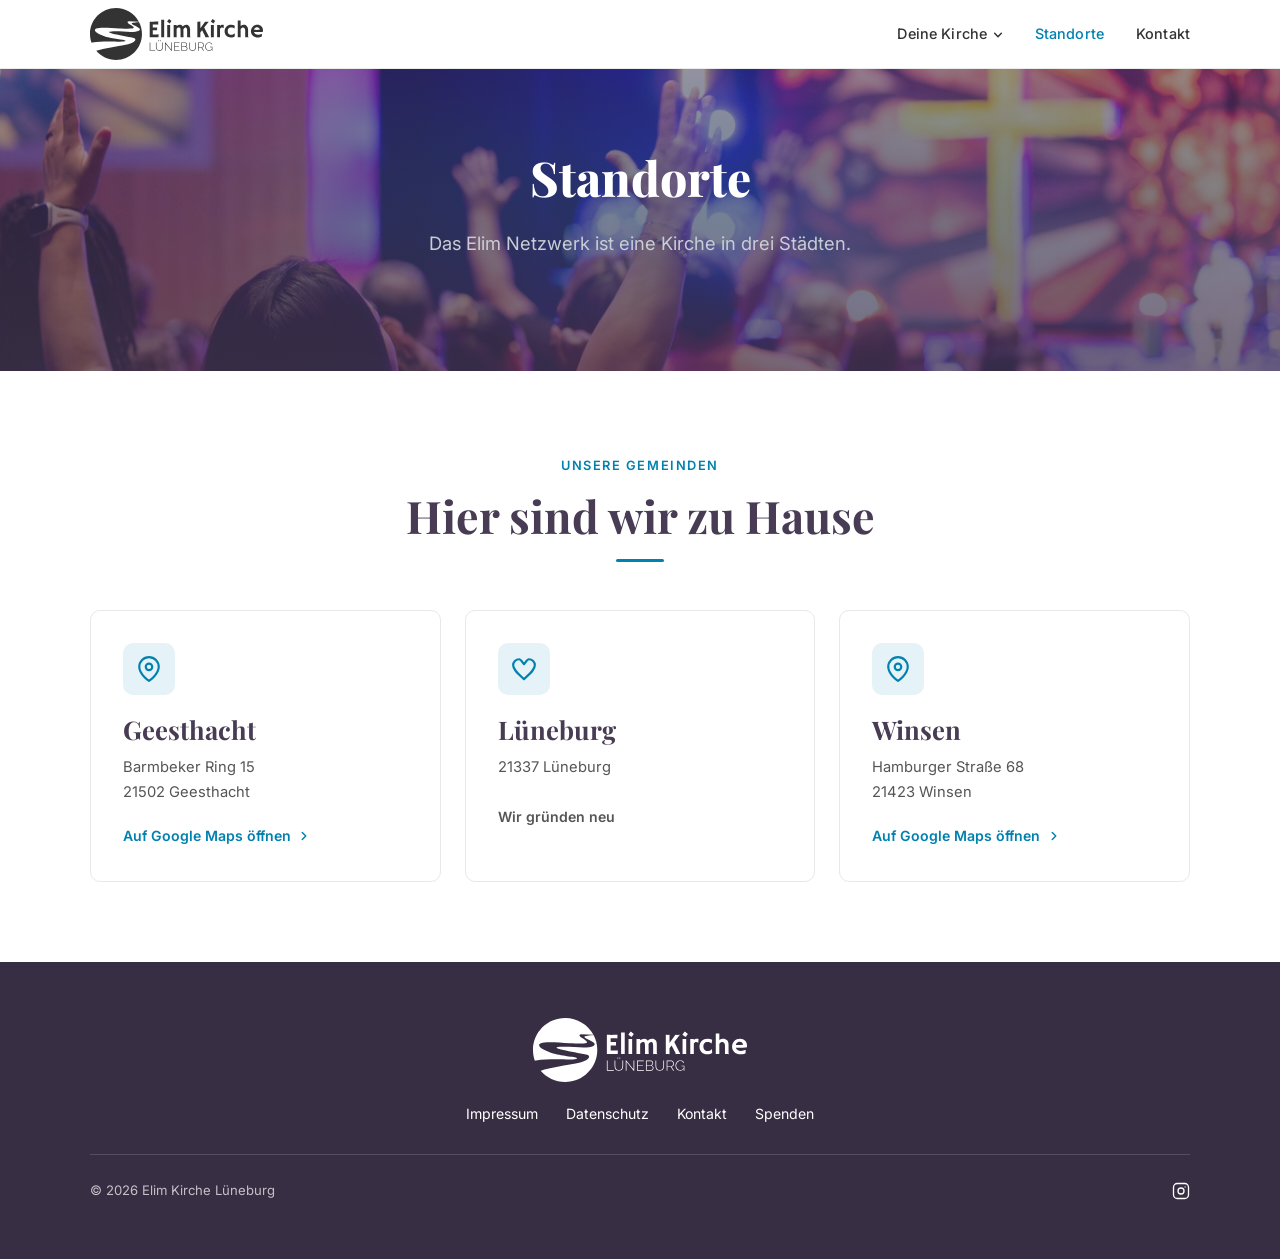
<file: standorte.html>
<!DOCTYPE html>
<html lang="de">
<head>
  <meta charset="UTF-8" />
  <meta name="viewport" content="width=device-width, initial-scale=1.0" />
  <title>Standorte - Elim Kirche Lüneburg</title>
  <link rel="preconnect" href="https://fonts.googleapis.com" />
  <link rel="preconnect" href="https://fonts.gstatic.com" crossorigin />
  <link href="https://fonts.googleapis.com/css2?family=Playfair+Display:wght@700;800&family=Inter:wght@400;500;600&display=swap" rel="stylesheet" />
  <link rel="stylesheet" href="css/style.css" />
</head>
<body>

  <!-- NAVIGATION -->
  <nav class="nav">
    <div class="nav-inner">
      <a href="index.html" class="nav-logo"><img src="images/logo.svg" alt="Elim Kirche Lüneburg"></a>
      <button class="nav-toggle" id="navToggle" aria-label="Menü öffnen">
        <span></span><span></span><span></span>
      </button>
      <ul class="nav-links" id="navLinks">
        <li class="nav-dropdown">
          <a class="nav-dropdown-toggle">
            Deine Kirche
            <svg class="nav-dropdown-caret" viewBox="0 0 12 12" width="10" height="10" aria-hidden="true">
              <path d="M2 4l4 4 4-4" fill="none" stroke="currentColor" stroke-width="1.8" stroke-linecap="round" stroke-linejoin="round"/>
            </svg>
          </a>
          <ul class="nav-dropdown-menu">
            <li><a href="deine-kirche/vision.html">Vision</a></li>
            <li><a href="deine-kirche/gottesdienst.html">Gottesdienst</a></li>
            <li><a href="deine-kirche/veranstaltungen.html">Veranstaltungen</a></li>
          </ul>
        </li>
        <li><a href="standorte.html" class="active">Standorte</a></li>
        <li><a href="kontakt.html">Kontakt</a></li>
      </ul>
    </div>
  </nav>

  <!-- HERO -->
  <section class="hero hero--page">
    <div class="hero-inner">
      <h1>Standorte</h1>
      <p>Das Elim Netzwerk ist eine Kirche in drei Städten.</p>
    </div>
  </section>

  <!-- LOCATIONS GRID -->
  <section class="section">
    <div class="section-inner">
      <div class="text-center" style="margin-bottom:3rem;">
        <span class="section-label">Unsere Gemeinden</span>
        <h2 class="section-title">Hier sind wir zu Hause</h2>
        <div class="divider"></div>
      </div>

      <div class="grid-3">

        <!-- Geesthacht -->
        <a href="https://maps.app.goo.gl/AS3DGWf8t1wpV3SU9" target="_blank" rel="noopener" class="card-link">
          <div class="card">
            <div class="card-icon" style="margin-bottom:1.2rem;">
              <svg viewBox="0 0 24 24"><path d="M21 10c0 7-9 13-9 13s-9-6-9-13a9 9 0 0 1 18 0z"/><circle cx="12" cy="10" r="3"/></svg>
            </div>
            <h3>Geesthacht</h3>
            <p style="font-size:0.92rem; line-height:1.7; margin-top:0.5rem;">
              Barmbeker Ring 15<br>
              21502 Geesthacht
            </p>
            <div class="card-arrow">
              Auf Google Maps öffnen
              <svg viewBox="0 0 24 24"><polyline points="9 18 15 12 9 6"/></svg>
            </div>
          </div>
        </a>

        <!-- Lüneburg -->
        <div class="card">
          <div class="card-icon" style="margin-bottom:1.2rem;">
            <svg viewBox="0 0 24 24"><path d="M12 21.35l-1.45-1.32C5.4 15.36 2 12.28 2 8.5 2 5.42 4.42 3 7.5 3c1.74 0 3.41 3.46 4.5 4.5C13.09 6.46 14.76 3 16.5 3 19.58 3 22 5.42 22 8.5c0 3.78-3.4 6.86-8.55 11.54L12 21.35z"/></svg>
          </div>
          <h3>Lüneburg</h3>
          <p style="font-size:0.92rem; line-height:1.7; margin-top:0.5rem;">
            21337 Lüneburg
            <br><br>
            <span style="font-size:0.88rem; font-weight:600; color:#555;">Wir gründen neu</span>
          </p>
        </div>

        <!-- Winsen -->
        <a href="https://maps.app.goo.gl/yyCimB7fk1HR7vto7" target="_blank" rel="noopener" class="card-link">
          <div class="card">
            <div class="card-icon" style="margin-bottom:1.2rem;">
              <svg viewBox="0 0 24 24"><path d="M21 10c0 7-9 13-9 13s-9-6-9-13a9 9 0 0 1 18 0z"/><circle cx="12" cy="10" r="3"/></svg>
            </div>
            <h3>Winsen</h3>
            <p style="font-size:0.92rem; line-height:1.7; margin-top:0.5rem;">
              Hamburger Straße 68<br>
              21423 Winsen
            </p>
            <div class="card-arrow">
              Auf Google Maps öffnen
              <svg viewBox="0 0 24 24"><polyline points="9 18 15 12 9 6"/></svg>
            </div>
          </div>
        </a>

      </div>
    </div>
  </section>

  <!-- FOOTER -->
  <footer class="footer">
    <div class="footer-inner">
      <div class="footer-brand">
        <div class="footer-logo"><img src="images/logo.svg" alt="Elim Kirche Lüneburg"></div>
      </div>
      <nav class="footer-links">
        <a href="impressum.html">Impressum</a>
        <a href="datenschutz.html">Datenschutz</a>
        <a href="kontakt.html">Kontakt</a>
        <a href="kontakt.html#spenden">Spenden</a>
      </nav>
      <div class="footer-bottom">
        <p class="footer-copy">&copy; 2026 Elim Kirche Lüneburg</p>
        <div class="footer-social">
          <a href="https://www.instagram.com/elim.lueneburg/" target="_blank" rel="noopener" aria-label="Instagram">
            <svg viewBox="0 0 24 24"><rect x="2" y="2" width="20" height="20" rx="5" ry="5"/><circle cx="12" cy="12" r="4"/><path d="M17.5 6.5h.01"/></svg>
          </a>
        </div>
      </div>
    </div>
  </footer>

  <script>
    const toggle = document.getElementById('navToggle');
    const links  = document.getElementById('navLinks');
    toggle.addEventListener('click', () => links.classList.toggle('is-open'));
  </script>

</body>
</html>
</file>
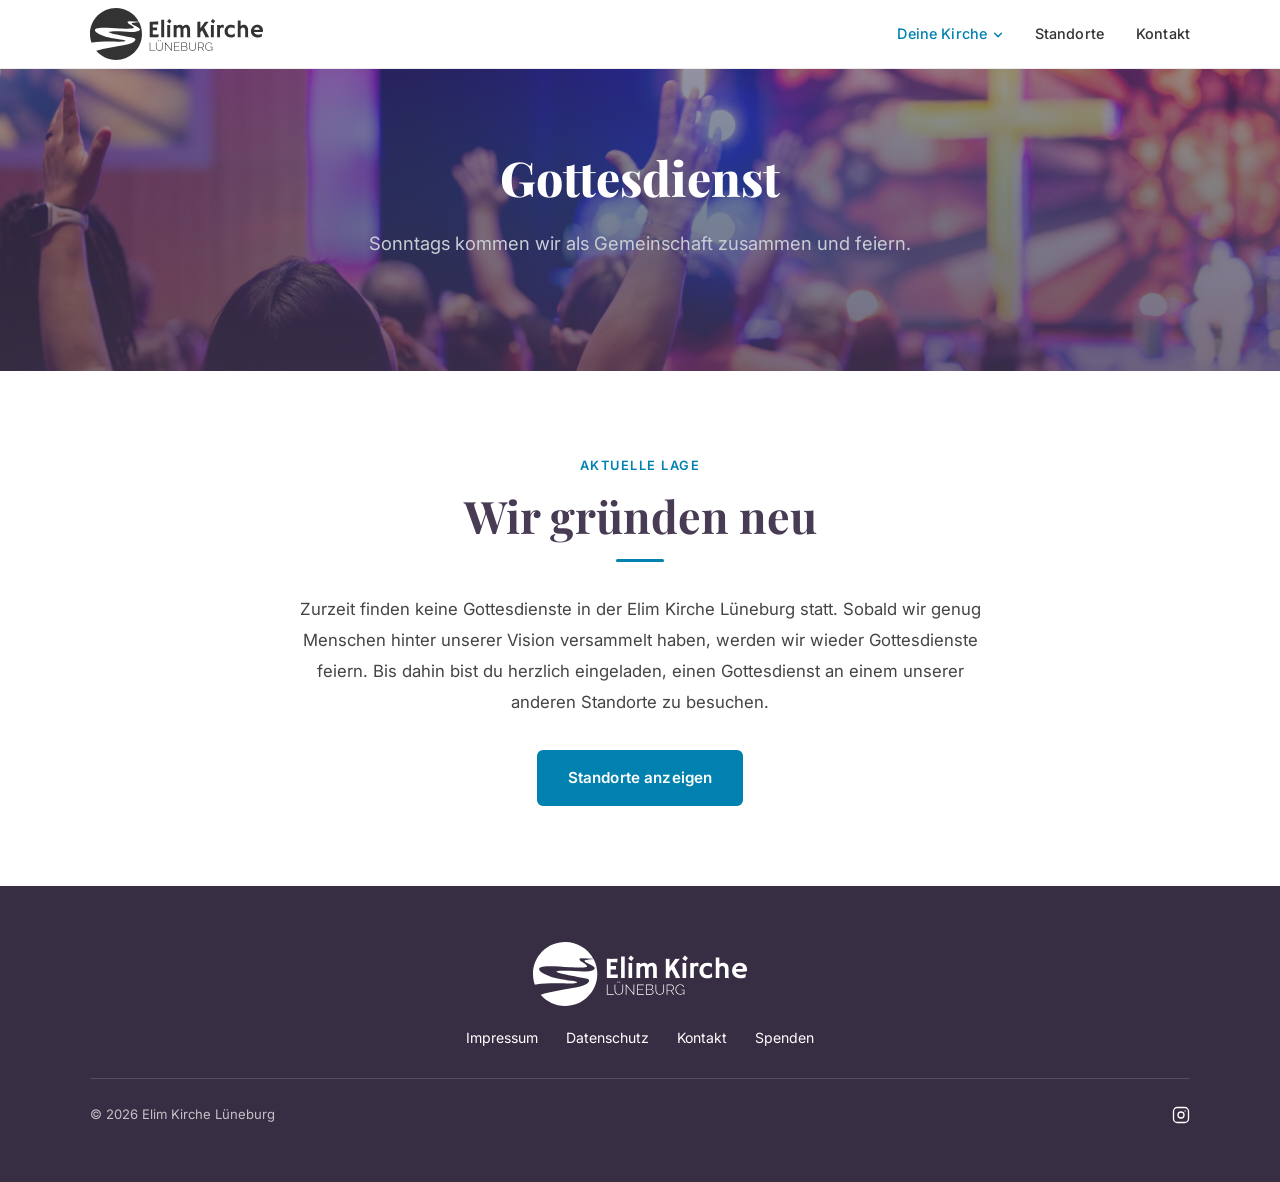
<file: deine-kirche/gottesdienst.html>
<!DOCTYPE html>
<html lang="de">
<head>
  <meta charset="UTF-8" />
  <meta name="viewport" content="width=device-width, initial-scale=1.0" />
  <title>Gottesdienst - Elim Kirche Lüneburg</title>
  <link rel="preconnect" href="https://fonts.googleapis.com" />
  <link rel="preconnect" href="https://fonts.gstatic.com" crossorigin />
  <link href="https://fonts.googleapis.com/css2?family=Playfair+Display:wght@700;800&family=Inter:wght@400;500;600&display=swap" rel="stylesheet" />
  <link rel="stylesheet" href="../css/style.css" />
</head>
<body>

  <!-- NAVIGATION -->
  <nav class="nav">
    <div class="nav-inner">
      <a href="../index.html" class="nav-logo"><img src="../images/logo.svg" alt="Elim Kirche Lüneburg"></a>
      <button class="nav-toggle" id="navToggle" aria-label="Menü öffnen">
        <span></span><span></span><span></span>
      </button>
      <ul class="nav-links" id="navLinks">
        <li class="nav-dropdown is-current">
          <a class="nav-dropdown-toggle active">
            Deine Kirche
            <svg class="nav-dropdown-caret" viewBox="0 0 12 12" width="10" height="10" aria-hidden="true">
              <path d="M2 4l4 4 4-4" fill="none" stroke="currentColor" stroke-width="1.8" stroke-linecap="round" stroke-linejoin="round"/>
            </svg>
          </a>
          <ul class="nav-dropdown-menu">
            <li><a href="vision.html">Vision</a></li>
            <li><a href="gottesdienst.html" class="active">Gottesdienst</a></li>
            <li><a href="veranstaltungen.html">Veranstaltungen</a></li>
          </ul>
        </li>
        <li><a href="../standorte.html">Standorte</a></li>
        <li><a href="../kontakt.html">Kontakt</a></li>
      </ul>
    </div>
  </nav>

  <!-- HERO -->
  <section class="hero hero--page">
    <div class="hero-inner">
      <h1>Gottesdienst</h1>
      <p>Sonntags kommen wir als Gemeinschaft zusammen und feiern.</p>
    </div>
  </section>

  <!-- SECTION: Info -->
  <section class="section">
    <div class="section-inner">
      <div style="max-width:700px; margin:0 auto; text-align:center;">
        <span class="section-label">Aktuelle Lage</span>
        <h2 class="section-title">Wir gründen neu</h2>
        <div class="divider"></div>
        <p style="font-size:1.05rem; line-height:1.85; margin-bottom:2rem; color:#444;">
          Zurzeit finden keine Gottesdienste in der Elim Kirche Lüneburg statt. Sobald wir genug Menschen hinter unserer Vision versammelt haben, werden wir wieder Gottesdienste feiern. Bis dahin bist du herzlich eingeladen, einen Gottesdienst an einem unserer anderen Standorte zu besuchen.
        </p>
        <a href="../standorte.html" class="btn btn-primary">Standorte anzeigen</a>
      </div>
    </div>
  </section>

  <!-- FOOTER -->
  <footer class="footer">
    <div class="footer-inner">
      <div class="footer-brand">
        <div class="footer-logo"><img src="../images/logo.svg" alt="Elim Kirche Lüneburg"></div>
      </div>
      <nav class="footer-links">
        <a href="../impressum.html">Impressum</a>
        <a href="../datenschutz.html">Datenschutz</a>
        <a href="../kontakt.html">Kontakt</a>
        <a href="../kontakt.html#spenden">Spenden</a>
      </nav>
      <div class="footer-bottom">
        <p class="footer-copy">&copy; 2026 Elim Kirche Lüneburg</p>
        <div class="footer-social">
          <a href="https://www.instagram.com/elim.lueneburg/" target="_blank" rel="noopener" aria-label="Instagram">
            <svg viewBox="0 0 24 24"><rect x="2" y="2" width="20" height="20" rx="5" ry="5"/><circle cx="12" cy="12" r="4"/><path d="M17.5 6.5h.01"/></svg>
          </a>
        </div>
      </div>
    </div>
  </footer>

  <script>
    const toggle = document.getElementById('navToggle');
    const links  = document.getElementById('navLinks');
    toggle.addEventListener('click', () => links.classList.toggle('is-open'));
  </script>

</body>
</html>
</file>
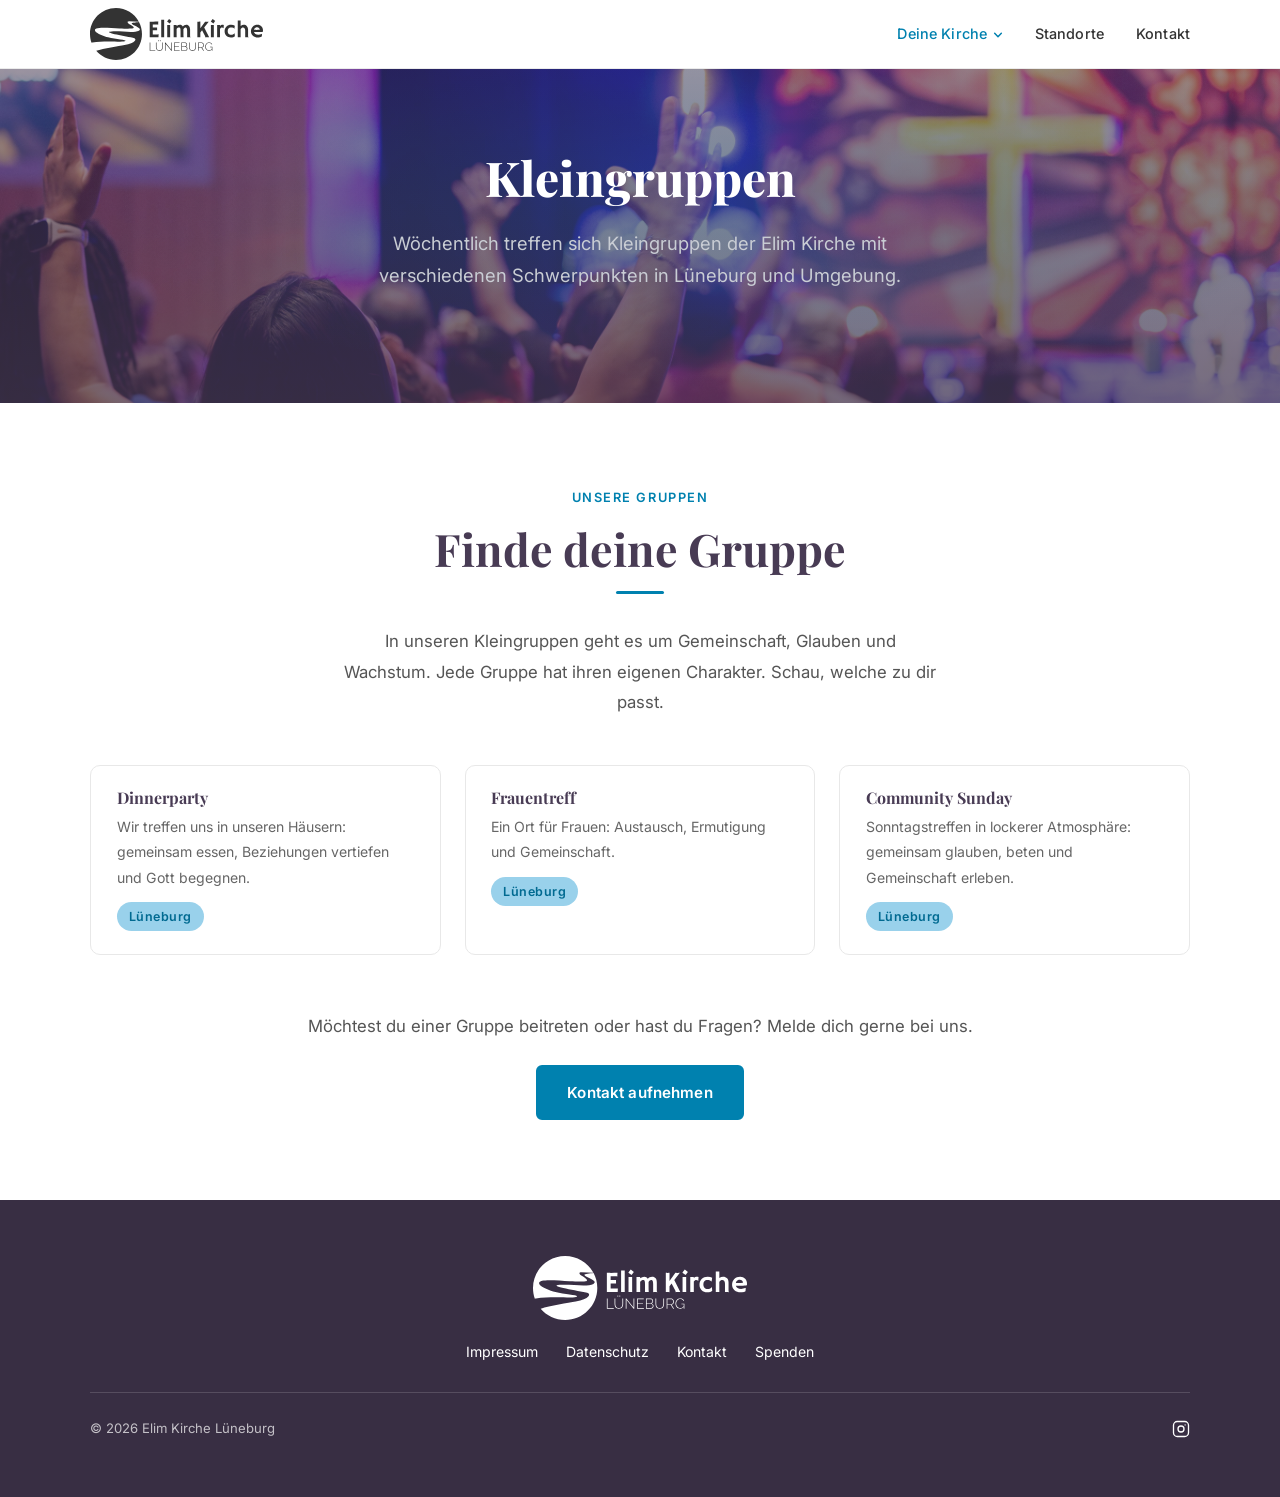
<file: deine-kirche/kleingruppen.html>
<!DOCTYPE html>
<html lang="de">
<head>
  <meta charset="UTF-8" />
  <meta name="viewport" content="width=device-width, initial-scale=1.0" />
  <title>Kleingruppen - Elim Kirche Lüneburg</title>
  <link rel="preconnect" href="https://fonts.googleapis.com" />
  <link rel="preconnect" href="https://fonts.gstatic.com" crossorigin />
  <link href="https://fonts.googleapis.com/css2?family=Playfair+Display:wght@700;800&family=Inter:wght@400;500;600&display=swap" rel="stylesheet" />
  <link rel="stylesheet" href="../css/style.css" />
</head>
<body>

  <!-- NAVIGATION -->
  <nav class="nav">
    <div class="nav-inner">
      <a href="../index.html" class="nav-logo"><img src="../images/logo.svg" alt="Elim Kirche Lüneburg"></a>
      <button class="nav-toggle" id="navToggle" aria-label="Menü öffnen">
        <span></span><span></span><span></span>
      </button>
      <ul class="nav-links" id="navLinks">
        <li class="nav-dropdown is-current">
          <a class="nav-dropdown-toggle active">
            Deine Kirche
            <svg class="nav-dropdown-caret" viewBox="0 0 12 12" width="10" height="10" aria-hidden="true">
              <path d="M2 4l4 4 4-4" fill="none" stroke="currentColor" stroke-width="1.8" stroke-linecap="round" stroke-linejoin="round"/>
            </svg>
          </a>
          <ul class="nav-dropdown-menu">
            <li><a href="vision.html">Vision</a></li>
            <li><a href="gottesdienst.html">Gottesdienst</a></li>
            <li><a href="veranstaltungen.html">Veranstaltungen</a></li>
          </ul>
        </li>
        <li><a href="../standorte.html">Standorte</a></li>
        <li><a href="../kontakt.html">Kontakt</a></li>
      </ul>
    </div>
  </nav>

  <!-- HERO -->
  <section class="hero hero--page">
    <div class="hero-inner">
      <h1>Kleingruppen</h1>
      <p>Wöchentlich treffen sich Kleingruppen der Elim Kirche mit verschiedenen Schwerpunkten in Lüneburg und Umgebung.</p>
    </div>
  </section>

  <!-- GROUPS GRID -->
  <section class="section">
    <div class="section-inner">
      <div class="text-center" style="margin-bottom:3rem;">
        <span class="section-label">Unsere Gruppen</span>
        <h2 class="section-title">Finde deine Gruppe</h2>
        <div class="divider"></div>
        <p class="section-subtitle section-subtitle--center">
          In unseren Kleingruppen geht es um Gemeinschaft, Glauben und Wachstum. Jede Gruppe hat ihren eigenen Charakter. Schau, welche zu dir passt.
        </p>
      </div>

      <div class="grid-3">

        <!-- Dinnerparty -->
        <div class="group-card">
          <h4>Dinnerparty</h4>
          <p class="group-desc">Wir treffen uns in unseren Häusern: gemeinsam essen, Beziehungen vertiefen und Gott begegnen.</p>
          <span class="tag tag-orange">Lüneburg</span>
        </div>

        <!-- Frauentreff -->
        <div class="group-card">
          <h4>Frauentreff</h4>
          <p class="group-desc">Ein Ort für Frauen: Austausch, Ermutigung und Gemeinschaft.</p>
          <span class="tag tag-orange">Lüneburg</span>
        </div>

        <!-- Community Sunday -->
        <div class="group-card">
          <h4>Community Sunday</h4>
          <p class="group-desc">Sonntagstreffen in lockerer Atmosphäre: gemeinsam glauben, beten und Gemeinschaft erleben.</p>
          <span class="tag tag-orange">Lüneburg</span>
        </div>

      </div>

      <div class="text-center" style="margin-top:3.5rem;">
        <p style="margin-bottom:1.5rem; color:#555;">Möchtest du einer Gruppe beitreten oder hast du Fragen? Melde dich gerne bei uns.</p>
        <a href="../kontakt.html" class="btn btn-primary">Kontakt aufnehmen</a>
      </div>
    </div>
  </section>

  <!-- FOOTER -->
  <footer class="footer">
    <div class="footer-inner">
      <div class="footer-brand">
        <div class="footer-logo"><img src="../images/logo.svg" alt="Elim Kirche Lüneburg"></div>
      </div>
      <nav class="footer-links">
        <a href="../impressum.html">Impressum</a>
        <a href="../datenschutz.html">Datenschutz</a>
        <a href="../kontakt.html">Kontakt</a>
        <a href="../kontakt.html#spenden">Spenden</a>
      </nav>
      <div class="footer-bottom">
        <p class="footer-copy">&copy; 2026 Elim Kirche Lüneburg</p>
        <div class="footer-social">
          <a href="https://www.instagram.com/elim.lueneburg/" target="_blank" rel="noopener" aria-label="Instagram">
            <svg viewBox="0 0 24 24"><rect x="2" y="2" width="20" height="20" rx="5" ry="5"/><circle cx="12" cy="12" r="4"/><path d="M17.5 6.5h.01"/></svg>
          </a>
        </div>
      </div>
    </div>
  </footer>

  <script>
    const toggle = document.getElementById('navToggle');
    const links  = document.getElementById('navLinks');
    toggle.addEventListener('click', () => links.classList.toggle('is-open'));
  </script>

</body>
</html>
</file>
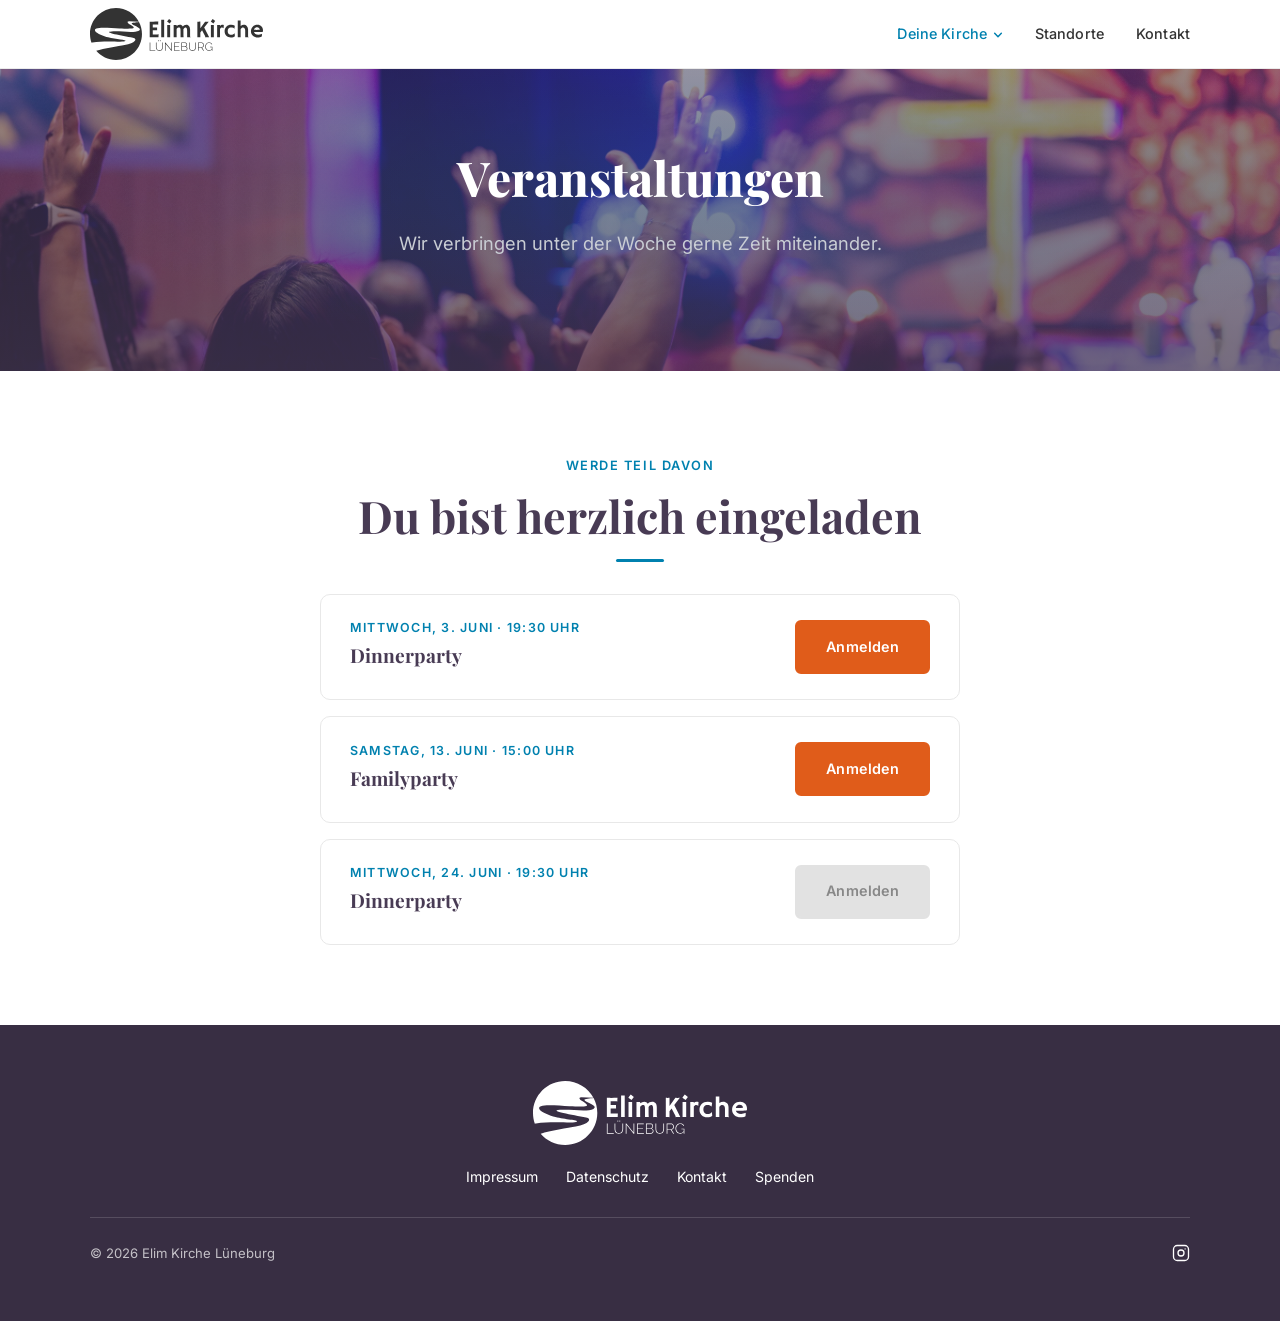
<file: deine-kirche/veranstaltungen.html>
<!DOCTYPE html>
<html lang="de">
<head>
  <meta charset="UTF-8" />
  <meta name="viewport" content="width=device-width, initial-scale=1.0" />
  <title>Veranstaltungen - Elim Kirche Lüneburg</title>
  <link rel="preconnect" href="https://fonts.googleapis.com" />
  <link rel="preconnect" href="https://fonts.gstatic.com" crossorigin />
  <link href="https://fonts.googleapis.com/css2?family=Playfair+Display:wght@700;800&family=Inter:wght@400;500;600&display=swap" rel="stylesheet" />
  <link rel="stylesheet" href="../css/style.css" />
</head>
<body>

  <!-- NAVIGATION -->
  <nav class="nav">
    <div class="nav-inner">
      <a href="../index.html" class="nav-logo"><img src="../images/logo.svg" alt="Elim Kirche Lüneburg"></a>
      <button class="nav-toggle" id="navToggle" aria-label="Menü öffnen">
        <span></span><span></span><span></span>
      </button>
      <ul class="nav-links" id="navLinks">
        <li class="nav-dropdown is-current">
          <a class="nav-dropdown-toggle active">
            Deine Kirche
            <svg class="nav-dropdown-caret" viewBox="0 0 12 12" width="10" height="10" aria-hidden="true">
              <path d="M2 4l4 4 4-4" fill="none" stroke="currentColor" stroke-width="1.8" stroke-linecap="round" stroke-linejoin="round"/>
            </svg>
          </a>
          <ul class="nav-dropdown-menu">
            <li><a href="vision.html">Vision</a></li>
            <li><a href="gottesdienst.html">Gottesdienst</a></li>
            <li><a href="veranstaltungen.html" class="active">Veranstaltungen</a></li>
          </ul>
        </li>
        <li><a href="../standorte.html">Standorte</a></li>
        <li><a href="../kontakt.html">Kontakt</a></li>
      </ul>
    </div>
  </nav>

  <!-- HERO -->
  <section class="hero hero--page">
    <div class="hero-inner">
      <h1>Veranstaltungen</h1>
      <p>Wir verbringen unter der Woche gerne Zeit miteinander.</p>
    </div>
  </section>

  <!-- SECTION: Upcoming events -->
  <section class="section">
    <div class="section-inner text-center">
      <span class="section-label">Werde Teil davon</span>
      <h2 class="section-title">Du bist herzlich eingeladen</h2>
      <div class="divider"></div>
      <div style="max-width:640px; margin:0 auto; display:flex; flex-direction:column; gap:1rem; text-align:left;">

        <div class="card" style="padding:1.4rem 1.8rem; display:flex; align-items:center; justify-content:space-between; gap:1.5rem; flex-wrap:wrap;">
          <div>
            <div class="info-label">Mittwoch, 3. Juni · 19:30 Uhr</div>
            <h3 style="font-size:1.2rem; margin-top:0.35rem;">Dinnerparty</h3>
          </div>
          <a href="https://elimkirche.church.tools/groups/1164" target="_blank" rel="noopener" class="btn btn-accent" style="font-size:0.9rem;">Anmelden</a>
        </div>

        <div class="card" style="padding:1.4rem 1.8rem; display:flex; align-items:center; justify-content:space-between; gap:1.5rem; flex-wrap:wrap;">
          <div>
            <div class="info-label">Samstag, 13. Juni · 15:00 Uhr</div>
            <h3 style="font-size:1.2rem; margin-top:0.35rem;">Familyparty</h3>
          </div>
          <a href="https://elimkirche.church.tools/publicgroup/1170" target="_blank" rel="noopener" class="btn btn-accent" style="font-size:0.9rem;">Anmelden</a>
        </div>

        <div class="card" style="padding:1.4rem 1.8rem; display:flex; align-items:center; justify-content:space-between; gap:1.5rem; flex-wrap:wrap;">
          <div>
            <div class="info-label">Mittwoch, 24. Juni · 19:30 Uhr</div>
            <h3 style="font-size:1.2rem; margin-top:0.35rem;">Dinnerparty</h3>
          </div>
          <span class="btn" aria-disabled="true" style="font-size:0.9rem; background-color:#e2e2e2; color:#888; border-color:#e2e2e2; cursor:not-allowed;">Anmelden</span>
        </div>

      </div>
    </div>
  </section>

  <!-- FOOTER -->
  <footer class="footer">
    <div class="footer-inner">
      <div class="footer-brand">
        <div class="footer-logo"><img src="../images/logo.svg" alt="Elim Kirche Lüneburg"></div>
      </div>
      <nav class="footer-links">
        <a href="../impressum.html">Impressum</a>
        <a href="../datenschutz.html">Datenschutz</a>
        <a href="../kontakt.html">Kontakt</a>
        <a href="../kontakt.html#spenden">Spenden</a>
      </nav>
      <div class="footer-bottom">
        <p class="footer-copy">&copy; 2026 Elim Kirche Lüneburg</p>
        <div class="footer-social">
          <a href="https://www.instagram.com/elim.lueneburg/" target="_blank" rel="noopener" aria-label="Instagram">
            <svg viewBox="0 0 24 24"><rect x="2" y="2" width="20" height="20" rx="5" ry="5"/><circle cx="12" cy="12" r="4"/><path d="M17.5 6.5h.01"/></svg>
          </a>
        </div>
      </div>
    </div>
  </footer>

  <script>
    const toggle = document.getElementById('navToggle');
    const links  = document.getElementById('navLinks');
    toggle.addEventListener('click', () => links.classList.toggle('is-open'));
  </script>

</body>
</html>
</file>
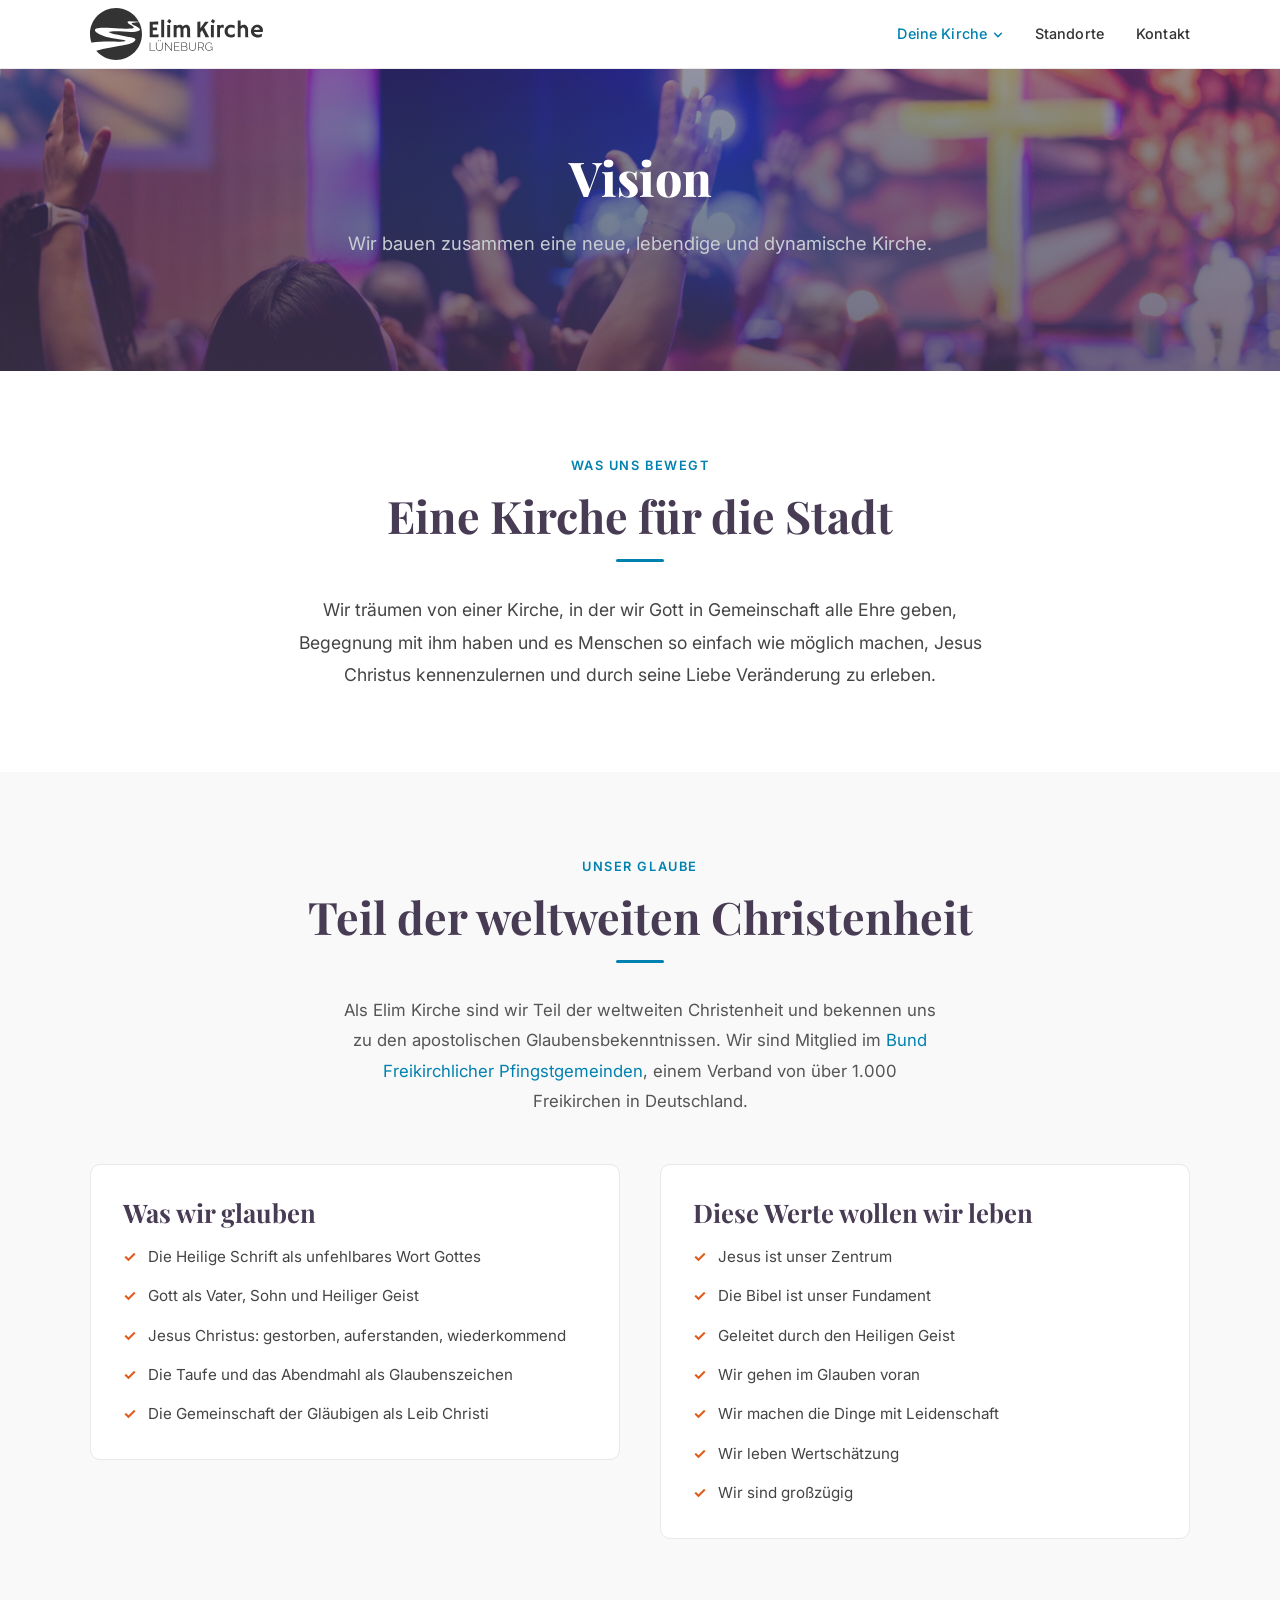
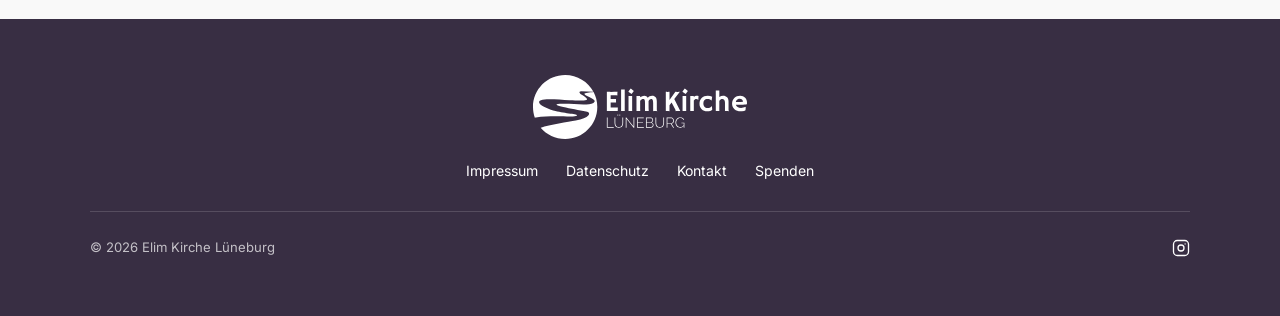
<file: deine-kirche/vision.html>
<!DOCTYPE html>
<html lang="de">
<head>
  <meta charset="UTF-8" />
  <meta name="viewport" content="width=device-width, initial-scale=1.0" />
  <title>Vision - Elim Kirche Lüneburg</title>
  <link rel="preconnect" href="https://fonts.googleapis.com" />
  <link rel="preconnect" href="https://fonts.gstatic.com" crossorigin />
  <link href="https://fonts.googleapis.com/css2?family=Playfair+Display:wght@700;800&family=Inter:wght@400;500;600&display=swap" rel="stylesheet" />
  <link rel="stylesheet" href="../css/style.css" />
</head>
<body>

  <!-- NAVIGATION -->
  <nav class="nav">
    <div class="nav-inner">
      <a href="../index.html" class="nav-logo"><img src="../images/logo.svg" alt="Elim Kirche Lüneburg"></a>
      <button class="nav-toggle" id="navToggle" aria-label="Menü öffnen">
        <span></span><span></span><span></span>
      </button>
      <ul class="nav-links" id="navLinks">
        <li class="nav-dropdown is-current">
          <a class="nav-dropdown-toggle active">
            Deine Kirche
            <svg class="nav-dropdown-caret" viewBox="0 0 12 12" width="10" height="10" aria-hidden="true">
              <path d="M2 4l4 4 4-4" fill="none" stroke="currentColor" stroke-width="1.8" stroke-linecap="round" stroke-linejoin="round"/>
            </svg>
          </a>
          <ul class="nav-dropdown-menu">
            <li><a href="vision.html" class="active">Vision</a></li>
            <li><a href="gottesdienst.html">Gottesdienst</a></li>
            <li><a href="veranstaltungen.html">Veranstaltungen</a></li>
          </ul>
        </li>
        <li><a href="../standorte.html">Standorte</a></li>
        <li><a href="../kontakt.html">Kontakt</a></li>
      </ul>
    </div>
  </nav>

  <!-- HERO -->
  <section class="hero hero--page">
    <div class="hero-inner">
      <h1>Vision</h1>
      <p>Wir bauen zusammen eine neue, lebendige und dynamische Kirche.</p>
    </div>
  </section>

  <!-- SECTION 1: Träumen -->
  <section class="section">
    <div class="section-inner">
      <div style="max-width:720px; margin:0 auto; text-align:center;">
        <span class="section-label">Was uns bewegt</span>
        <h2 class="section-title">Eine Kirche für die Stadt</h2>
        <div class="divider"></div>
        <p style="font-size:1.1rem; line-height:1.85; color:#444;">
          Wir träumen von einer Kirche, in der wir Gott in Gemeinschaft alle Ehre geben, Begegnung mit ihm haben und es Menschen so einfach wie möglich machen, Jesus Christus kennenzulernen und durch seine Liebe Veränderung zu erleben.
        </p>
      </div>
    </div>
  </section>

  <!-- SECTION 2: Glaubensgrundlage (gray) -->
  <section class="section section--gray">
    <div class="section-inner">
      <div class="text-center" style="margin-bottom:3rem;">
        <span class="section-label">Unser Glaube</span>
        <h2 class="section-title">Teil der weltweiten Christenheit</h2>
        <div class="divider"></div>
        <p class="section-subtitle section-subtitle--center" style="margin-bottom:0;">
          Als Elim Kirche sind wir Teil der weltweiten Christenheit und bekennen uns zu den apostolischen Glaubensbekenntnissen. Wir sind Mitglied im <a href="https://bfp.de" target="_blank" rel="noopener" style="color:#0081AF;">Bund Freikirchlicher Pfingstgemeinden</a>, einem Verband von über 1.000 Freikirchen in Deutschland.
        </p>
      </div>

      <div class="grid-2" style="align-items:start;">
        <div class="card" style="background:#ffffff;">
          <h3 style="margin-bottom:1rem;">Was wir glauben</h3>
          <ul style="list-style:none; padding:0;">
            <li style="display:flex; gap:0.75rem; margin-bottom:0.85rem; font-size:0.95rem; color:#444;">
              <span style="color:#e05c1a; font-weight:700; flex-shrink:0;">&#10003;</span>
              Die Heilige Schrift als unfehlbares Wort Gottes
            </li>
            <li style="display:flex; gap:0.75rem; margin-bottom:0.85rem; font-size:0.95rem; color:#444;">
              <span style="color:#e05c1a; font-weight:700; flex-shrink:0;">&#10003;</span>
              Gott als Vater, Sohn und Heiliger Geist
            </li>
            <li style="display:flex; gap:0.75rem; margin-bottom:0.85rem; font-size:0.95rem; color:#444;">
              <span style="color:#e05c1a; font-weight:700; flex-shrink:0;">&#10003;</span>
              Jesus Christus: gestorben, auferstanden, wiederkommend
            </li>
            <li style="display:flex; gap:0.75rem; margin-bottom:0.85rem; font-size:0.95rem; color:#444;">
              <span style="color:#e05c1a; font-weight:700; flex-shrink:0;">&#10003;</span>
              Die Taufe und das Abendmahl als Glaubenszeichen
            </li>
            <li style="display:flex; gap:0.75rem; font-size:0.95rem; color:#444;">
              <span style="color:#e05c1a; font-weight:700; flex-shrink:0;">&#10003;</span>
              Die Gemeinschaft der Gläubigen als Leib Christi
            </li>
          </ul>
        </div>

        <div class="card" style="background:#ffffff;">
          <h3 style="margin-bottom:1rem;">Diese Werte wollen wir leben</h3>
          <ul style="list-style:none; padding:0;">
            <li style="display:flex; gap:0.75rem; margin-bottom:0.85rem; font-size:0.95rem; color:#444;">
              <span style="color:#e05c1a; font-weight:700; flex-shrink:0;">&#10003;</span>
              Jesus ist unser Zentrum
            </li>
            <li style="display:flex; gap:0.75rem; margin-bottom:0.85rem; font-size:0.95rem; color:#444;">
              <span style="color:#e05c1a; font-weight:700; flex-shrink:0;">&#10003;</span>
              Die Bibel ist unser Fundament
            </li>
            <li style="display:flex; gap:0.75rem; margin-bottom:0.85rem; font-size:0.95rem; color:#444;">
              <span style="color:#e05c1a; font-weight:700; flex-shrink:0;">&#10003;</span>
              Geleitet durch den Heiligen Geist
            </li>
            <li style="display:flex; gap:0.75rem; margin-bottom:0.85rem; font-size:0.95rem; color:#444;">
              <span style="color:#e05c1a; font-weight:700; flex-shrink:0;">&#10003;</span>
              Wir gehen im Glauben voran
            </li>
            <li style="display:flex; gap:0.75rem; margin-bottom:0.85rem; font-size:0.95rem; color:#444;">
              <span style="color:#e05c1a; font-weight:700; flex-shrink:0;">&#10003;</span>
              Wir machen die Dinge mit Leidenschaft
            </li>
            <li style="display:flex; gap:0.75rem; margin-bottom:0.85rem; font-size:0.95rem; color:#444;">
              <span style="color:#e05c1a; font-weight:700; flex-shrink:0;">&#10003;</span>
              Wir leben Wertschätzung
            </li>
            <li style="display:flex; gap:0.75rem; font-size:0.95rem; color:#444;">
              <span style="color:#e05c1a; font-weight:700; flex-shrink:0;">&#10003;</span>
              Wir sind großzügig
            </li>
          </ul>
        </div>
      </div>
    </div>
  </section>

  <!-- FOOTER -->
  <footer class="footer">
    <div class="footer-inner">
      <div class="footer-brand">
        <div class="footer-logo"><img src="../images/logo.svg" alt="Elim Kirche Lüneburg"></div>
      </div>
      <nav class="footer-links">
        <a href="../impressum.html">Impressum</a>
        <a href="../datenschutz.html">Datenschutz</a>
        <a href="../kontakt.html">Kontakt</a>
        <a href="../kontakt.html#spenden">Spenden</a>
      </nav>
      <div class="footer-bottom">
        <p class="footer-copy">&copy; 2026 Elim Kirche Lüneburg</p>
        <div class="footer-social">
          <a href="https://www.instagram.com/elim.lueneburg/" target="_blank" rel="noopener" aria-label="Instagram">
            <svg viewBox="0 0 24 24"><rect x="2" y="2" width="20" height="20" rx="5" ry="5"/><circle cx="12" cy="12" r="4"/><path d="M17.5 6.5h.01"/></svg>
          </a>
        </div>
      </div>
    </div>
  </footer>

  <script>
    const toggle = document.getElementById('navToggle');
    const links  = document.getElementById('navLinks');
    toggle.addEventListener('click', () => links.classList.toggle('is-open'));
  </script>

</body>
</html>
</file>
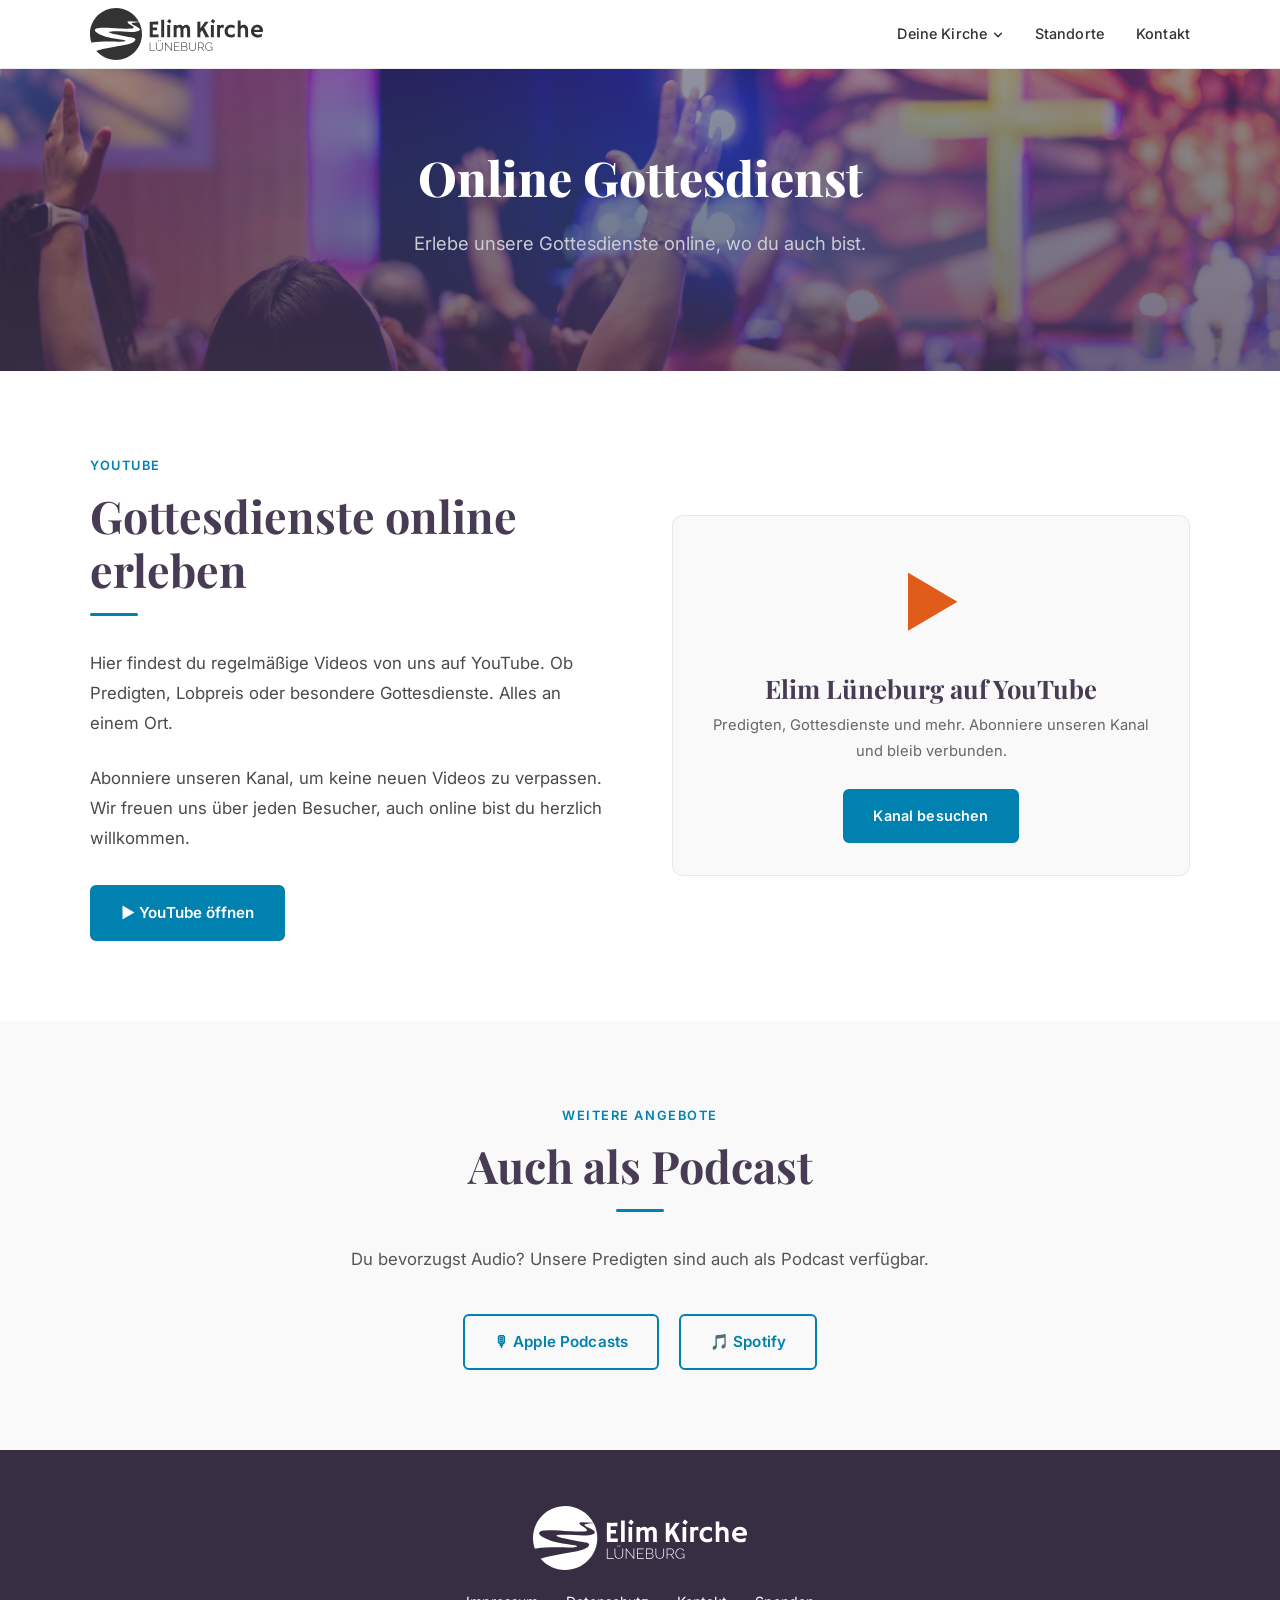
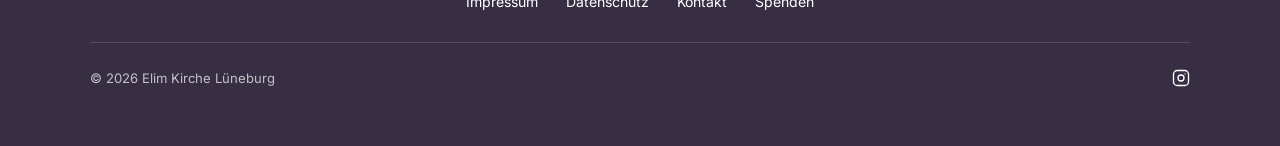
<file: media/online-gottesdienst.html>
<!DOCTYPE html>
<html lang="de">
<head>
  <meta charset="UTF-8" />
  <meta name="viewport" content="width=device-width, initial-scale=1.0" />
  <title>Online Gottesdienst - Elim Kirche Lüneburg</title>
  <link rel="preconnect" href="https://fonts.googleapis.com" />
  <link rel="preconnect" href="https://fonts.gstatic.com" crossorigin />
  <link href="https://fonts.googleapis.com/css2?family=Playfair+Display:wght@700;800&family=Inter:wght@400;500;600&display=swap" rel="stylesheet" />
  <link rel="stylesheet" href="../css/style.css" />
</head>
<body>

  <!-- NAVIGATION -->
  <nav class="nav">
    <div class="nav-inner">
      <a href="../index.html" class="nav-logo"><img src="../images/logo.svg" alt="Elim Kirche Lüneburg"></a>
      <button class="nav-toggle" id="navToggle" aria-label="Menü öffnen">
        <span></span><span></span><span></span>
      </button>
      <ul class="nav-links" id="navLinks">
        <li class="nav-dropdown">
          <a class="nav-dropdown-toggle">
            Deine Kirche
            <svg class="nav-dropdown-caret" viewBox="0 0 12 12" width="10" height="10" aria-hidden="true">
              <path d="M2 4l4 4 4-4" fill="none" stroke="currentColor" stroke-width="1.8" stroke-linecap="round" stroke-linejoin="round"/>
            </svg>
          </a>
          <ul class="nav-dropdown-menu">
            <li><a href="../deine-kirche/vision.html">Vision</a></li>
            <li><a href="../deine-kirche/gottesdienst.html">Gottesdienst</a></li>
            <li><a href="../deine-kirche/veranstaltungen.html">Veranstaltungen</a></li>
          </ul>
        </li>
        <li><a href="../standorte.html">Standorte</a></li>
        <li><a href="../kontakt.html">Kontakt</a></li>
      </ul>
    </div>
  </nav>

  <!-- HERO -->
  <section class="hero hero--page">
    <div class="hero-inner">
      <h1>Online Gottesdienst</h1>
      <p>Erlebe unsere Gottesdienste online, wo du auch bist.</p>
    </div>
  </section>

  <!-- MAIN SECTION -->
  <section class="section">
    <div class="section-inner">
      <div class="two-col" style="align-items:center;">
        <div>
          <span class="section-label">YouTube</span>
          <h2 class="section-title">Gottesdienste online erleben</h2>
          <div class="divider divider--left"></div>
          <p style="margin-bottom:1.5rem;">
            Hier findest du regelmäßige Videos von uns auf YouTube. Ob Predigten, Lobpreis oder besondere Gottesdienste. Alles an einem Ort.
          </p>
          <p style="margin-bottom:2rem;">
            Abonniere unseren Kanal, um keine neuen Videos zu verpassen. Wir freuen uns über jeden Besucher, auch online bist du herzlich willkommen.
          </p>
          <a href="#" class="btn btn-primary" target="_blank" rel="noopener">&#9654; YouTube öffnen</a>
        </div>
        <div>
          <div class="card" style="text-align:center; background:#f9f9f9; border-color:#e8e8e8;">
            <div style="font-size:4rem; margin-bottom:1rem; color:#e05c1a;">&#9654;</div>
            <h3 style="margin-bottom:0.5rem;">Elim Lüneburg auf YouTube</h3>
            <p style="font-size:0.92rem; margin-bottom:1.5rem; color:#666;">Predigten, Gottesdienste und mehr. Abonniere unseren Kanal und bleib verbunden.</p>
            <a href="#" class="btn btn-primary" style="font-size:0.9rem;" target="_blank" rel="noopener">Kanal besuchen</a>
          </div>
        </div>
      </div>
    </div>
  </section>

  <!-- OTHER PLATFORMS (gray) -->
  <section class="section section--gray">
    <div class="section-inner text-center">
      <span class="section-label">Weitere Angebote</span>
      <h2 class="section-title">Auch als Podcast</h2>
      <div class="divider"></div>
      <p class="section-subtitle section-subtitle--center">
        Du bevorzugst Audio? Unsere Predigten sind auch als Podcast verfügbar.
      </p>
      <div style="display:flex; justify-content:center; gap:1.25rem; flex-wrap:wrap; margin-top:2rem;">
        <a href="https://podcasts.apple.com/de/podcast/predigten-der-elim-kirche-geesthacht/id1495055334" class="btn btn-outline" target="_blank" rel="noopener">&#127897; Apple Podcasts</a>
        <a href="https://open.spotify.com/show/0l14gmauoX2kIYFUsHarNG" class="btn btn-outline" target="_blank" rel="noopener">&#127925; Spotify</a>
      </div>
    </div>
  </section>

  <!-- FOOTER -->
  <footer class="footer">
    <div class="footer-inner">
      <div class="footer-brand">
        <div class="footer-logo"><img src="../images/logo.svg" alt="Elim Kirche Lüneburg"></div>
      </div>
      <nav class="footer-links">
        <a href="../impressum.html">Impressum</a>
        <a href="../datenschutz.html">Datenschutz</a>
        <a href="../kontakt.html">Kontakt</a>
        <a href="../kontakt.html#spenden">Spenden</a>
      </nav>
      <div class="footer-bottom">
        <p class="footer-copy">&copy; 2026 Elim Kirche Lüneburg</p>
        <div class="footer-social">
          <a href="https://www.instagram.com/elim.lueneburg/" target="_blank" rel="noopener" aria-label="Instagram">
            <svg viewBox="0 0 24 24"><rect x="2" y="2" width="20" height="20" rx="5" ry="5"/><circle cx="12" cy="12" r="4"/><path d="M17.5 6.5h.01"/></svg>
          </a>
        </div>
      </div>
    </div>
  </footer>

  <script>
    const toggle = document.getElementById('navToggle');
    const links  = document.getElementById('navLinks');
    toggle.addEventListener('click', () => links.classList.toggle('is-open'));
  </script>

</body>
</html>
</file>
<file: css/style.css>
/* ===================================================
   Elim Kirche Lüneburg — Main Stylesheet
   =================================================== */

/* --- Google Fonts are imported in HTML <head> --- */

/* ===================================================
   1. CSS RESET & BASE
   =================================================== */
*, *::before, *::after {
  box-sizing: border-box;
  margin: 0;
  padding: 0;
}

html {
  scroll-behavior: smooth;
}

body {
  font-family: 'Inter', sans-serif;
  font-size: 16px;
  line-height: 1.7;
  color: #1a1a1a;
  background-color: #ffffff;
}

img {
  max-width: 100%;
  display: block;
}

a {
  color: inherit;
  text-decoration: none;
}

ul {
  list-style: none;
}

/* ===================================================
   2. TYPOGRAPHY
   =================================================== */
h1, h2, h3, h4 {
  font-family: 'Playfair Display', serif;
  font-weight: 700;
  line-height: 1.2;
  font-variant-ligatures: none;
}

h1 { font-size: clamp(2.2rem, 5vw, 3.8rem); }
h2 { font-size: clamp(1.8rem, 3.5vw, 2.8rem); }
h3 { font-size: clamp(1.2rem, 2.5vw, 1.6rem); }
h4 { font-size: 1.15rem; }

p {
  font-size: 1.05rem;
  color: #4a4a4a;
  line-height: 1.8;
}

/* ===================================================
   3. LAYOUT UTILITY
   =================================================== */
.container {
  max-width: 1100px;
  margin: 0 auto;
  padding: 0 2rem;
}

.section {
  padding: 5rem 2rem;
}

.section-inner {
  max-width: 1100px;
  margin: 0 auto;
}

.section--gray {
  background-color: #f9f9f9;
}

.section--dark {
  background-color: #483B54;
  color: #fff;
}

.text-center {
  text-align: center;
}

/* ===================================================
   4. NAVIGATION
   =================================================== */
.nav {
  position: sticky;
  top: 0;
  z-index: 1000;
  background-color: #ffffff;
  border-bottom: 1px solid #ebebeb;
  padding: 0 2rem;
}

.nav-inner {
  max-width: 1100px;
  margin: 0 auto;
  display: flex;
  align-items: center;
  justify-content: space-between;
  height: 68px;
}

.nav-logo {
  display: inline-flex;
  align-items: center;
  color: #483B54;
}

.nav-logo img {
  height: 52px;
  width: auto;
  display: block;
  filter: brightness(0) invert(0.2);
}

.nav-links {
  display: flex;
  align-items: center;
  gap: 2rem;
}

.nav-links a {
  font-size: 0.9rem;
  font-weight: 500;
  color: #333;
  transition: color 0.2s ease;
  letter-spacing: 0.01em;
}

.nav-links a:hover {
  color: #0081AF;
}

.nav-links a.active {
  color: #0081AF;
}

/* Dropdown */
.nav-dropdown {
  position: relative;
}

.nav-dropdown-toggle {
  display: inline-flex;
  align-items: center;
  gap: 0.35rem;
}

.nav-dropdown-caret {
  transition: transform 0.2s ease;
}

.nav-dropdown:hover .nav-dropdown-caret,
.nav-dropdown:focus-within .nav-dropdown-caret {
  transform: rotate(180deg);
}

.nav-dropdown-menu {
  position: absolute;
  top: calc(100% + 6px);
  left: 50%;
  transform: translateX(-50%) translateY(-6px);
  background: #ffffff;
  border: 1px solid #ebebeb;
  border-radius: 8px;
  box-shadow: 0 12px 32px rgba(0, 0, 0, 0.08);
  padding: 0.5rem 0;
  min-width: 200px;
  list-style: none;
  margin: 0;
  opacity: 0;
  visibility: hidden;
  transition: opacity 0.18s ease, visibility 0.18s ease, transform 0.18s ease;
  z-index: 1100;
}

.nav-dropdown:hover .nav-dropdown-menu,
.nav-dropdown:focus-within .nav-dropdown-menu {
  opacity: 1;
  visibility: visible;
  transform: translateX(-50%) translateY(0);
}

.nav-dropdown-menu li {
  margin: 0;
}

.nav-dropdown-menu a {
  display: block;
  padding: 0.55rem 1.25rem;
  font-size: 0.88rem;
  color: #333;
  white-space: nowrap;
}

.nav-dropdown-menu a:hover,
.nav-dropdown-menu a.active {
  background: rgba(0, 129, 175, 0.08);
  color: #0081AF;
}

/* Mobile nav toggle */
.nav-toggle {
  display: none;
  flex-direction: column;
  gap: 5px;
  cursor: pointer;
  background: none;
  border: none;
  padding: 4px;
}

.nav-toggle span {
  display: block;
  width: 24px;
  height: 2px;
  background-color: #483B54;
  border-radius: 2px;
  transition: all 0.3s ease;
}

/* ===================================================
   5. HERO SECTION
   =================================================== */
.hero {
  background-color: #483B54;
  background-image: url('../images/pexels-caleboquendo-34328517.jpg');
  background-size: cover;
  background-position: center;
  background-repeat: no-repeat;
  color: #ffffff;
  padding: 7rem 2rem 7rem;
  text-align: center;
  position: relative;
  overflow: hidden;
}

.hero::before {
  content: '';
  position: absolute;
  inset: 0;
  background:
    radial-gradient(ellipse at 60% 40%, rgba(0, 129, 175, 0.18) 0%, transparent 65%),
    linear-gradient(180deg, rgba(72, 59, 84, 0.55) 0%, rgba(72, 59, 84, 0.75) 100%);
  pointer-events: none;
}

.hero-inner {
  max-width: 820px;
  margin: 0 auto;
  position: relative;
  z-index: 1;
}

.hero h1 {
  color: #ffffff;
  margin-bottom: 1.25rem;
  font-weight: 800;
}

.hero p {
  font-size: 1.15rem;
  color: #c9cdd4;
  max-width: 600px;
  margin: 0 auto 2rem;
  line-height: 1.75;
}

/* Hero — page-level variant (slightly smaller) */
.hero--page {
  padding: 5rem 2rem 5rem;
}

.hero--page h1 {
  font-size: clamp(2rem, 4vw, 3rem);
}

/* ===================================================
   6. BUTTONS
   =================================================== */
.btn {
  display: inline-block;
  padding: 0.8rem 1.8rem;
  border-radius: 6px;
  font-family: 'Inter', sans-serif;
  font-size: 0.95rem;
  font-weight: 600;
  cursor: pointer;
  transition: all 0.22s ease;
  letter-spacing: 0.01em;
  border: 2px solid transparent;
}

.btn-primary {
  background-color: #0081AF;
  color: #ffffff;
  border-color: #0081AF;
}

.btn-primary:hover {
  background-color: #006a91;
  border-color: #006a91;
  transform: translateY(-1px);
  box-shadow: 0 6px 20px rgba(0, 129, 175, 0.3);
}

.btn-outline {
  background-color: transparent;
  color: #0081AF;
  border-color: #0081AF;
}

.btn-outline:hover {
  background-color: #0081AF;
  color: #ffffff;
  transform: translateY(-1px);
}

.btn-outline-white {
  background-color: transparent;
  color: #ffffff;
  border-color: rgba(255, 255, 255, 0.5);
}

.btn-outline-white:hover {
  background-color: rgba(255, 255, 255, 0.1);
  border-color: #ffffff;
}

/* ===================================================
   7. CARDS
   =================================================== */
.card {
  background-color: #ffffff;
  border: 1px solid #e8e8e8;
  border-radius: 10px;
  padding: 2rem;
  transition: box-shadow 0.25s ease, transform 0.25s ease;
}

.card:hover {
  box-shadow: 0 8px 32px rgba(0, 0, 0, 0.1);
  transform: translateY(-3px);
}

/* Dinner-party card with photo background */
.dinner-card {
  position: relative;
  overflow: hidden;
  border-color: transparent;
  color: #fff;
  padding: 0;
  background:
    linear-gradient(180deg, rgba(0,0,0,0.45) 0%, rgba(0,0,0,0.7) 100%),
    url('../images/pizza_stock_dinnerparty.jpg') center center / cover no-repeat;
  min-height: 320px;
}

.dinner-card-inner {
  position: relative;
  z-index: 1;
  padding: 2rem;
  display: flex;
  flex-direction: column;
  min-height: 320px;
}

.dinner-card-bottom {
  margin-top: auto;
}

.card-icon {
  width: 52px;
  height: 52px;
  background-color: rgba(0, 129, 175, 0.1);
  border-radius: 10px;
  display: flex;
  align-items: center;
  justify-content: center;
  margin-bottom: 1.2rem;
}

.card-icon svg {
  width: 26px;
  height: 26px;
  stroke: #0081AF;
  fill: none;
  stroke-width: 2;
  stroke-linecap: round;
  stroke-linejoin: round;
}

.card h3 {
  margin-bottom: 0.6rem;
  color: #483B54;
}

.card p {
  font-size: 0.95rem;
  color: #555;
}

/* Card link variant */
.card-link {
  display: block;
  text-decoration: none;
  color: inherit;
}

.card-link .card-arrow {
  display: inline-flex;
  align-items: center;
  gap: 0.4rem;
  margin-top: 1.2rem;
  font-size: 0.88rem;
  font-weight: 600;
  color: #0081AF;
}

.card-link .card-arrow svg {
  width: 14px;
  height: 14px;
  stroke: #0081AF;
  fill: none;
  stroke-width: 2.5;
  stroke-linecap: round;
  stroke-linejoin: round;
  transition: transform 0.2s ease;
}

.card-link:hover .card-arrow svg {
  transform: translateX(3px);
}

/* Sermon card */
.sermon-card {
  background-color: #ffffff;
  border: 1px solid #e8e8e8;
  border-radius: 10px;
  padding: 1.6rem 1.8rem;
  transition: box-shadow 0.25s ease, transform 0.25s ease;
}

.sermon-card:hover {
  box-shadow: 0 8px 32px rgba(0, 0, 0, 0.1);
  transform: translateY(-3px);
}

.sermon-card .sermon-meta {
  font-size: 0.82rem;
  font-weight: 600;
  color: #0081AF;
  text-transform: uppercase;
  letter-spacing: 0.06em;
  margin-bottom: 0.5rem;
}

.sermon-card h3 {
  font-size: 1.1rem;
  margin-bottom: 0.4rem;
  color: #483B54;
}

.sermon-card .sermon-date {
  font-size: 0.88rem;
  color: #888;
}

/* ===================================================
   8. GRID LAYOUTS
   =================================================== */
.grid-3 {
  display: grid;
  grid-template-columns: repeat(3, 1fr);
  gap: 1.5rem;
}

.grid-4 {
  display: grid;
  grid-template-columns: repeat(4, 1fr);
  gap: 1.5rem;
}

.grid-2 {
  display: grid;
  grid-template-columns: repeat(2, 1fr);
  gap: 2.5rem;
}

/* ===================================================
   9. TAGS / BADGES
   =================================================== */
.tag {
  display: inline-block;
  padding: 0.25rem 0.75rem;
  border-radius: 20px;
  font-size: 0.78rem;
  font-weight: 600;
  letter-spacing: 0.04em;
}

.tag-orange {
  background-color: #99D1EB;
  color: #006a91;
}

.btn-accent {
  background-color: #e05c1a;
  color: #ffffff;
  border-color: #e05c1a;
}

.btn-accent:hover {
  background-color: #c94e12;
  border-color: #c94e12;
  transform: translateY(-1px);
  box-shadow: 0 6px 20px rgba(224, 92, 26, 0.35);
}

.tag-gray {
  background-color: #f0f0f0;
  color: #555;
}

/* ===================================================
   10. SECTION HEADINGS HELPER
   =================================================== */
.section-label {
  display: inline-block;
  font-size: 0.8rem;
  font-weight: 600;
  letter-spacing: 0.12em;
  text-transform: uppercase;
  color: #0081AF;
  margin-bottom: 0.8rem;
}

.section-title {
  margin-bottom: 1rem;
  color: #483B54;
}

.section-subtitle {
  font-size: 1.05rem;
  color: #555;
  max-width: 600px;
  margin-bottom: 2.5rem;
}

.section-subtitle--center {
  margin-left: auto;
  margin-right: auto;
}

/* ===================================================
   11. TWO-COLUMN CONTENT
   =================================================== */
.two-col {
  display: grid;
  grid-template-columns: 1fr 1fr;
  gap: 4rem;
  align-items: start;
}

.content-block h3 {
  font-size: 1.1rem;
  margin-bottom: 0.5rem;
  color: #483B54;
}

.content-block p {
  font-size: 0.97rem;
  color: #555;
  margin-bottom: 1.5rem;
}

.content-block .detail-row {
  display: flex;
  gap: 0.75rem;
  margin-bottom: 0.5rem;
  font-size: 0.95rem;
  color: #444;
}

.content-block .detail-icon {
  color: #0081AF;
  flex-shrink: 0;
  margin-top: 2px;
}

/* ===================================================
   12. PLATFORM CARDS
   =================================================== */
.platform-card {
  background-color: #ffffff;
  border: 1px solid #e8e8e8;
  border-radius: 10px;
  padding: 2rem;
  text-align: center;
  transition: box-shadow 0.25s ease, transform 0.25s ease;
}

.platform-card:hover {
  box-shadow: 0 8px 32px rgba(0, 0, 0, 0.1);
  transform: translateY(-3px);
}

.platform-card .platform-name {
  font-family: 'Playfair Display', serif;
  font-size: 1.25rem;
  font-weight: 700;
  color: #483B54;
  margin-bottom: 0.5rem;
}

.platform-card p {
  font-size: 0.92rem;
  color: #666;
  margin-bottom: 1.4rem;
}

/* ===================================================
   13. KLEINGRUPPEN CARDS
   =================================================== */
.group-card {
  background-color: #ffffff;
  border: 1px solid #e8e8e8;
  border-radius: 10px;
  padding: 1.4rem 1.6rem;
  transition: box-shadow 0.22s ease, transform 0.22s ease;
}

.group-card:hover {
  box-shadow: 0 6px 24px rgba(0, 0, 0, 0.09);
  transform: translateY(-2px);
}

.group-card h4 {
  font-family: 'Playfair Display', serif;
  font-size: 1rem;
  color: #483B54;
  margin-bottom: 0.4rem;
}

.group-card .group-desc {
  font-size: 0.88rem;
  color: #666;
  margin-bottom: 0.75rem;
}

/* ===================================================
   14. PAGE HEADER (Impressum / Datenschutz)
   =================================================== */
.page-header {
  background-color: #f9f9f9;
  padding: 3.5rem 2rem;
  border-bottom: 1px solid #ebebeb;
  text-align: center;
}

.page-header h1 {
  font-size: clamp(1.8rem, 3.5vw, 2.6rem);
  color: #483B54;
  text-align: center;
}

.page-content {
  padding: 4rem 2rem;
}

.page-content-inner {
  max-width: 780px;
  margin: 0 auto;
}

.page-content h2 {
  font-size: 1.4rem;
  margin: 2rem 0 0.6rem;
  color: #483B54;
}

.page-content p {
  font-size: 0.97rem;
  color: #555;
  margin-bottom: 1rem;
}

.page-content a {
  color: #0081AF;
}

.page-content a:hover {
  text-decoration: underline;
}

/* ===================================================
   15. FOOTER
   =================================================== */
.footer {
  background-color: #382E43;
  color: #ffffff;
  padding: 3.5rem 2rem;
}

.footer-inner {
  max-width: 1100px;
  margin: 0 auto;
  display: flex;
  flex-direction: column;
  align-items: center;
  text-align: center;
  gap: 1.25rem;
}

.footer-brand {
  display: flex;
  align-items: center;
  gap: 1.25rem;
  flex-wrap: wrap;
  justify-content: center;
}

.footer-logo {
  color: #ffffff;
}

.footer-logo img {
  height: 64px;
  width: auto;
  display: block;
  filter: brightness(0) invert(1);
}

.footer-tagline {
  font-style: italic;
  font-size: 0.95rem;
  color: #ffffff;
  margin: 0;
}

.footer-links {
  display: flex;
  gap: 1.75rem;
  flex-wrap: wrap;
  justify-content: center;
}

.footer-links a {
  font-size: 0.88rem;
  color: #ffffff;
  transition: color 0.2s ease;
}

.footer-links a:hover {
  color: #99D1EB;
}

.footer-copy {
  font-size: 0.82rem;
  color: rgba(255, 255, 255, 0.7);
  margin: 0;
}

.footer-bottom {
  width: 100%;
  border-top: 1px solid rgba(255, 255, 255, 0.15);
  padding-top: 1.5rem;
  margin-top: 0.5rem;
  display: flex;
  align-items: center;
  justify-content: space-between;
  gap: 1rem;
  flex-wrap: wrap;
}

.footer-social {
  display: flex;
  gap: 1rem;
  justify-content: center;
}

.footer-social a {
  display: flex;
  align-items: center;
  justify-content: center;
  color: #ffffff;
  transition: color 0.2s;
}

.footer-social a:hover {
  color: #99D1EB;
}

.footer-social svg {
  width: 18px;
  height: 18px;
  fill: none;
  stroke: currentColor;
  stroke-width: 1.75;
  stroke-linecap: round;
  stroke-linejoin: round;
}

/* ===================================================
   16. UTILITY CLASSES
   =================================================== */
.mt-1 { margin-top: 0.5rem; }
.mt-2 { margin-top: 1rem; }
.mt-3 { margin-top: 1.5rem; }
.mt-4 { margin-top: 2rem; }
.mt-5 { margin-top: 3rem; }
.mb-1 { margin-bottom: 0.5rem; }
.mb-2 { margin-bottom: 1rem; }
.mb-3 { margin-bottom: 1.5rem; }
.mb-4 { margin-bottom: 2rem; }
.mb-5 { margin-bottom: 3rem; }

.divider {
  width: 48px;
  height: 3px;
  background-color: #0081AF;
  border-radius: 2px;
  margin: 0 auto 2rem;
}

.divider--left {
  margin-left: 0;
}

/* Kontakt info */
.info-label {
  font-size: 0.78rem;
  font-weight: 600;
  text-transform: uppercase;
  letter-spacing: 0.1em;
  color: #0081AF;
  margin-bottom: 0.25rem;
}

.info-value {
  font-size: 1rem;
  color: #1a1a1a;
  margin-bottom: 0.2rem;
}

.info-sub {
  font-size: 0.88rem;
  color: #888;
}

.info-block {
  margin-bottom: 2rem;
}

/* IBAN block */
.bank-detail {
  background-color: #f9f9f9;
  border: 1px solid #e8e8e8;
  border-radius: 8px;
  padding: 1.25rem 1.5rem;
  margin-top: 1rem;
  font-size: 0.93rem;
  color: #333;
  line-height: 1.9;
}

.bank-detail strong {
  font-weight: 600;
}

/* ===================================================
   17. RESPONSIVE
   =================================================== */
@media (max-width: 900px) {
  .grid-4 {
    grid-template-columns: repeat(2, 1fr);
  }

  .grid-3 {
    grid-template-columns: repeat(2, 1fr);
  }

  .two-col {
    grid-template-columns: 1fr;
    gap: 2.5rem;
  }
}

@media (max-width: 680px) {
  .nav-links {
    display: none;
    position: absolute;
    top: 68px;
    left: 0;
    right: 0;
    background: #fff;
    flex-direction: column;
    align-items: flex-start;
    padding: 1.25rem 2rem 1.5rem;
    gap: 1.1rem;
    border-bottom: 1px solid #ebebeb;
    box-shadow: 0 8px 24px rgba(0,0,0,0.07);
  }

  .nav-links.is-open {
    display: flex;
  }

  .nav-toggle {
    display: flex;
  }

  /* Mobile dropdown: inline submenu, no hover */
  .nav-dropdown {
    width: 100%;
  }

  .nav-dropdown-menu {
    position: static;
    transform: none;
    opacity: 1;
    visibility: visible;
    box-shadow: none;
    border: none;
    padding: 0.5rem 0 0 1rem;
    min-width: 0;
    background: transparent;
  }

  .nav-dropdown-menu a {
    padding: 0.35rem 0;
  }

  .nav-dropdown:hover .nav-dropdown-menu,
  .nav-dropdown:focus-within .nav-dropdown-menu {
    transform: none;
  }

  .nav {
    position: sticky;
  }

  .grid-3,
  .grid-4 {
    grid-template-columns: 1fr;
  }

  .grid-2 {
    grid-template-columns: 1fr;
    gap: 1.5rem;
  }

  .hero {
    padding: 5rem 1.5rem;
  }

  .section {
    padding: 3.5rem 1.5rem;
  }
}
</file>
